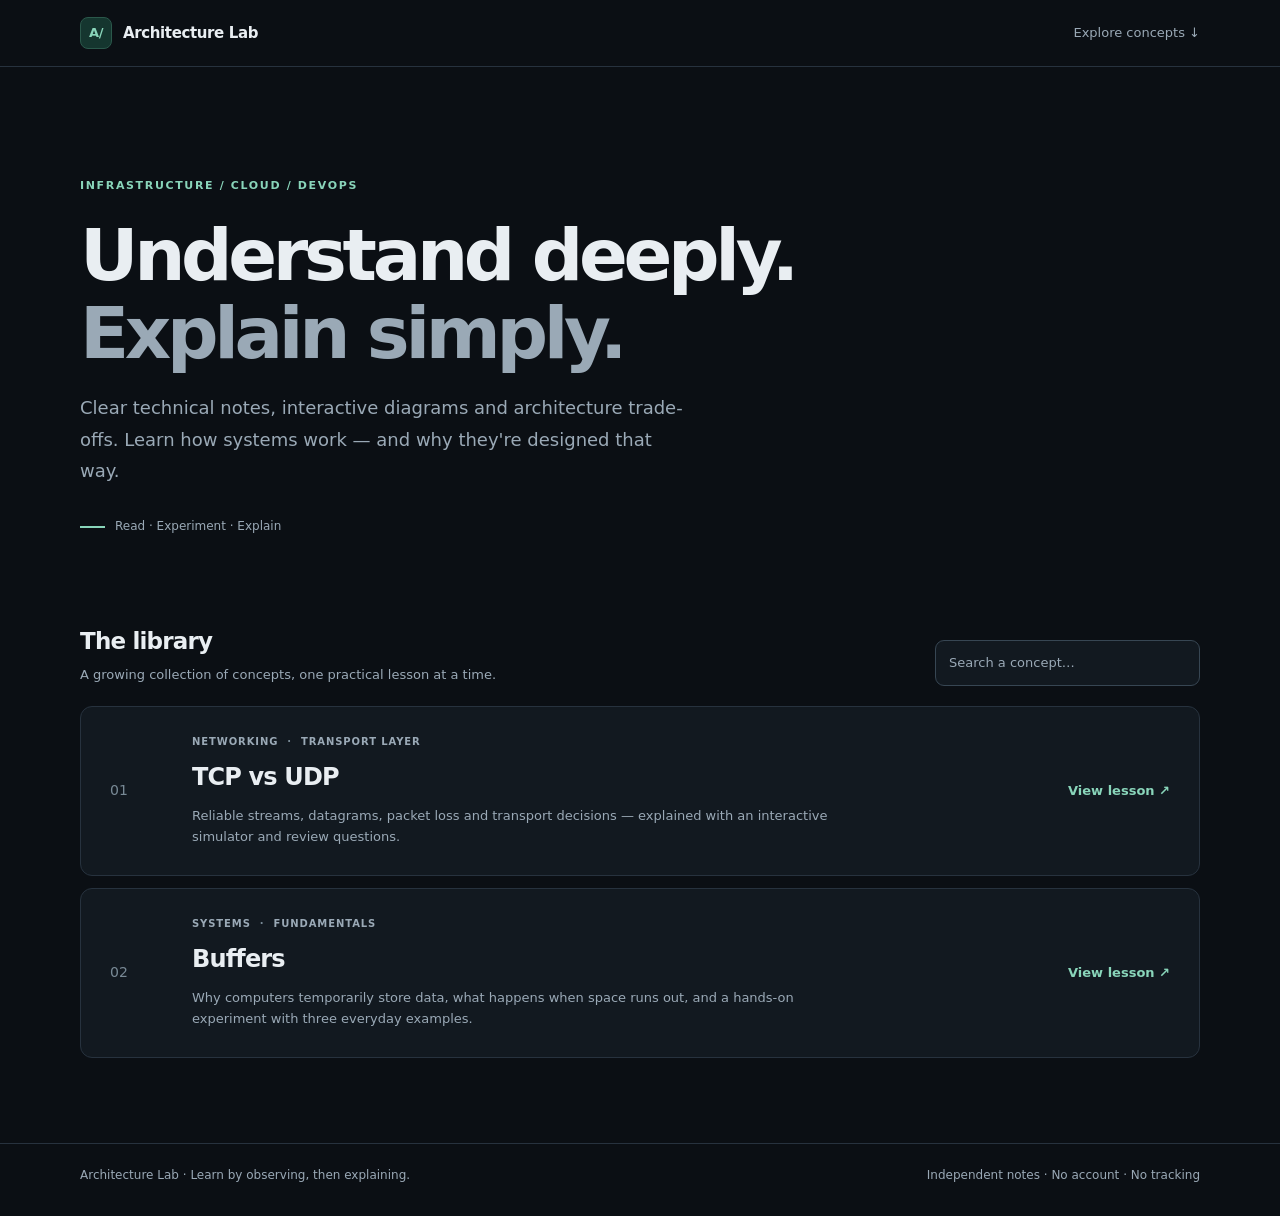
<file: site/index.html>
<!doctype html>
<html lang="en">
<head>
  <meta charset="utf-8">
  <meta name="viewport" content="width=device-width, initial-scale=1">
  <meta name="theme-color" content="#0b0f14">
  <meta name="description" content="Architecture Lab: calm, practical guides and interactive simulations for infrastructure, networking and cloud architecture.">
  <title>Architecture Lab — Learn by understanding</title>
  <link rel="stylesheet" href="./assets/base.css">
  <link rel="stylesheet" href="./assets/style.css">
</head>
<body>
  <header class="site-header">
    <nav class="container site-nav">
      <a class="brand" href="./" aria-label="Architecture Lab, homepage"><span class="brand-mark" aria-hidden="true">A/</span>Architecture Lab</a>
      <a class="toplink" href="#labs">Explore concepts ↓</a>
    </nav>
  </header>
  <main class="wrap">
    <section class="hero" aria-labelledby="page-title">
      <span class="eyebrow">Infrastructure / Cloud / DevOps</span>
      <h1 id="page-title">Understand deeply.<br><span>Explain simply.</span></h1>
      <p class="intro">Clear technical notes, interactive diagrams and architecture trade-offs. Learn how systems work — and why they're designed that way.</p>
      <div class="hero-rule">Read · Experiment · Explain</div>
    </section>
    <section id="labs" aria-labelledby="labs-title">
      <div class="section-head">
        <div><h2 id="labs-title">The library</h2><p>A growing collection of concepts, one practical lesson at a time.</p></div>
        <input class="search" type="search" id="search" aria-label="Search concepts" placeholder="Search a concept…">
      </div>
      <div class="cards" id="cards" aria-live="polite"></div>
      <noscript><p class="fine-print">JavaScript is required for the searchable catalog. <a href="./labs/tcp-vs-udp/">Open TCP vs UDP</a>.</p></noscript>
      <p class="empty" id="empty" role="status" hidden>No concepts match this search.</p>
    </section>
  </main>
  <footer class="page-footer"><div class="container footer-inner"><span>Architecture Lab · Learn by observing, then explaining.</span><span>Independent notes · No account · No tracking</span></div></footer>
  <script type="module" src="./assets/catalog.js"></script>
</body>
</html>
</file>
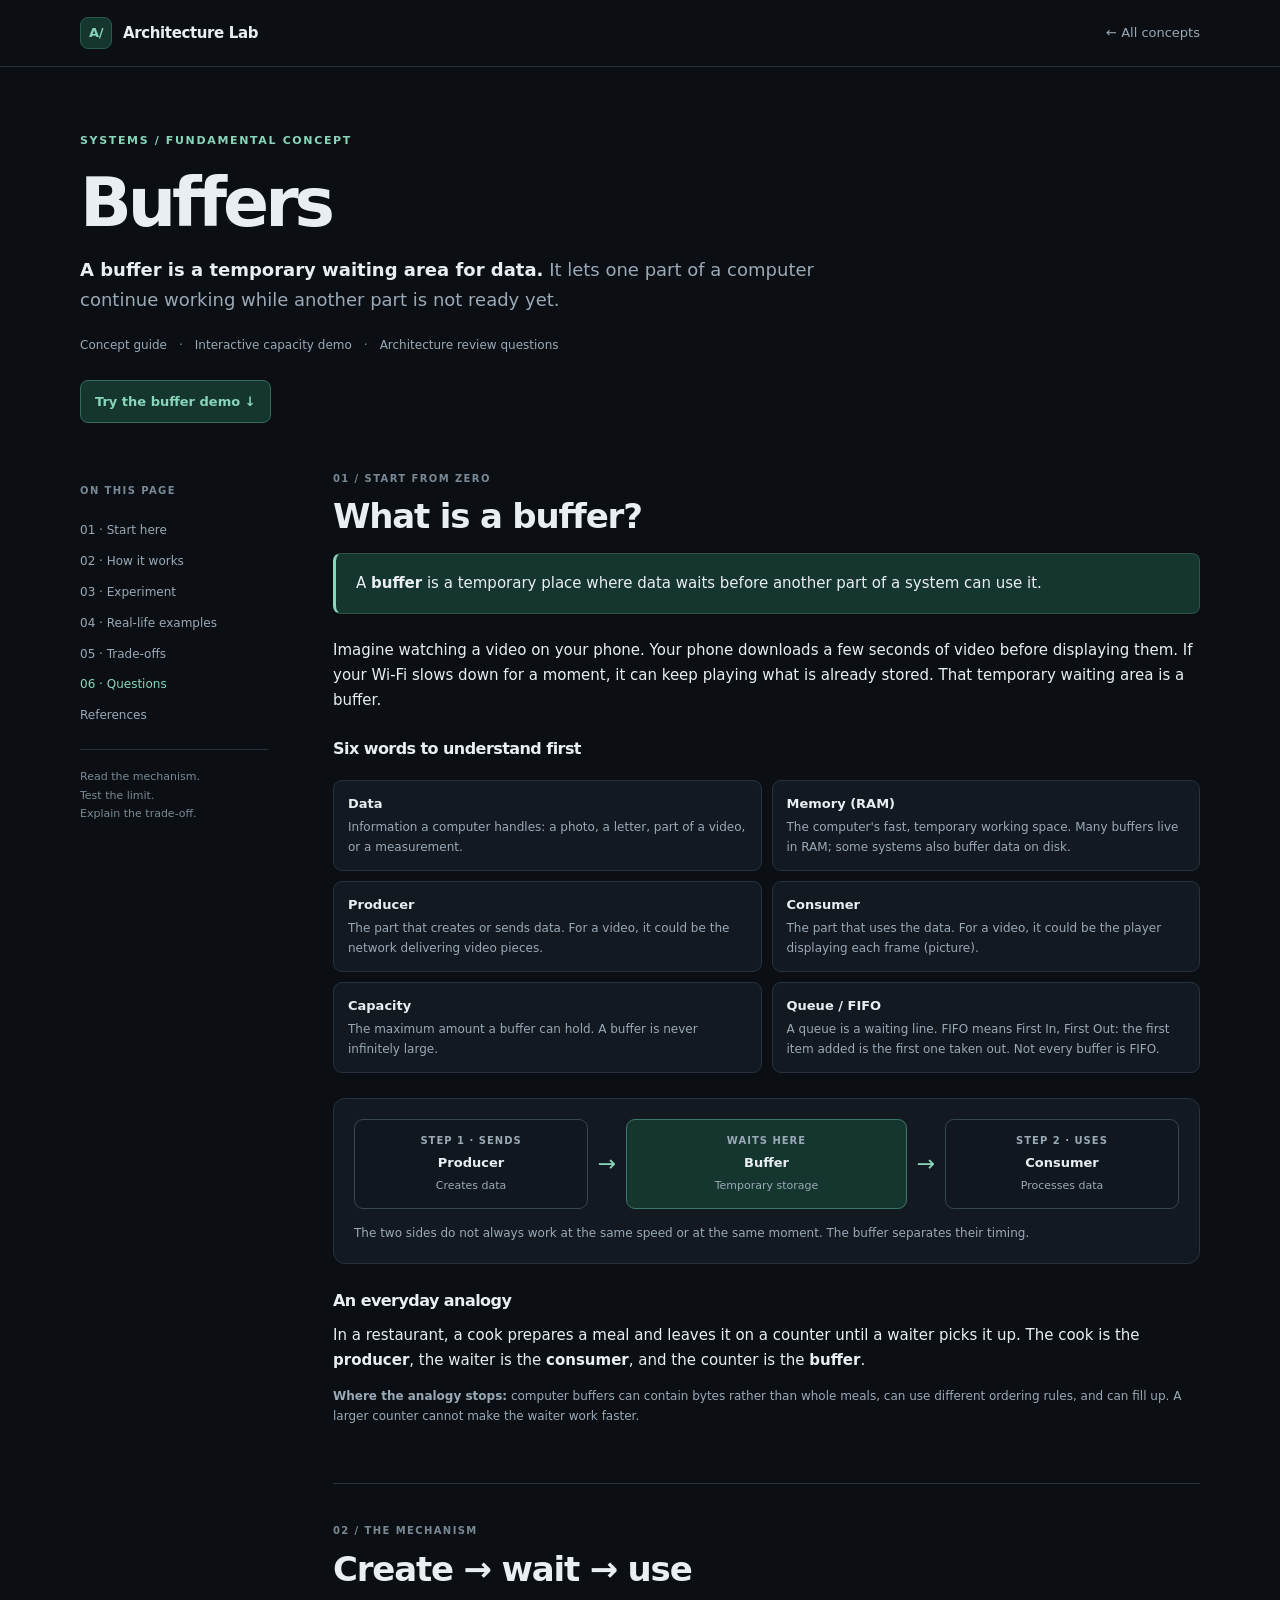
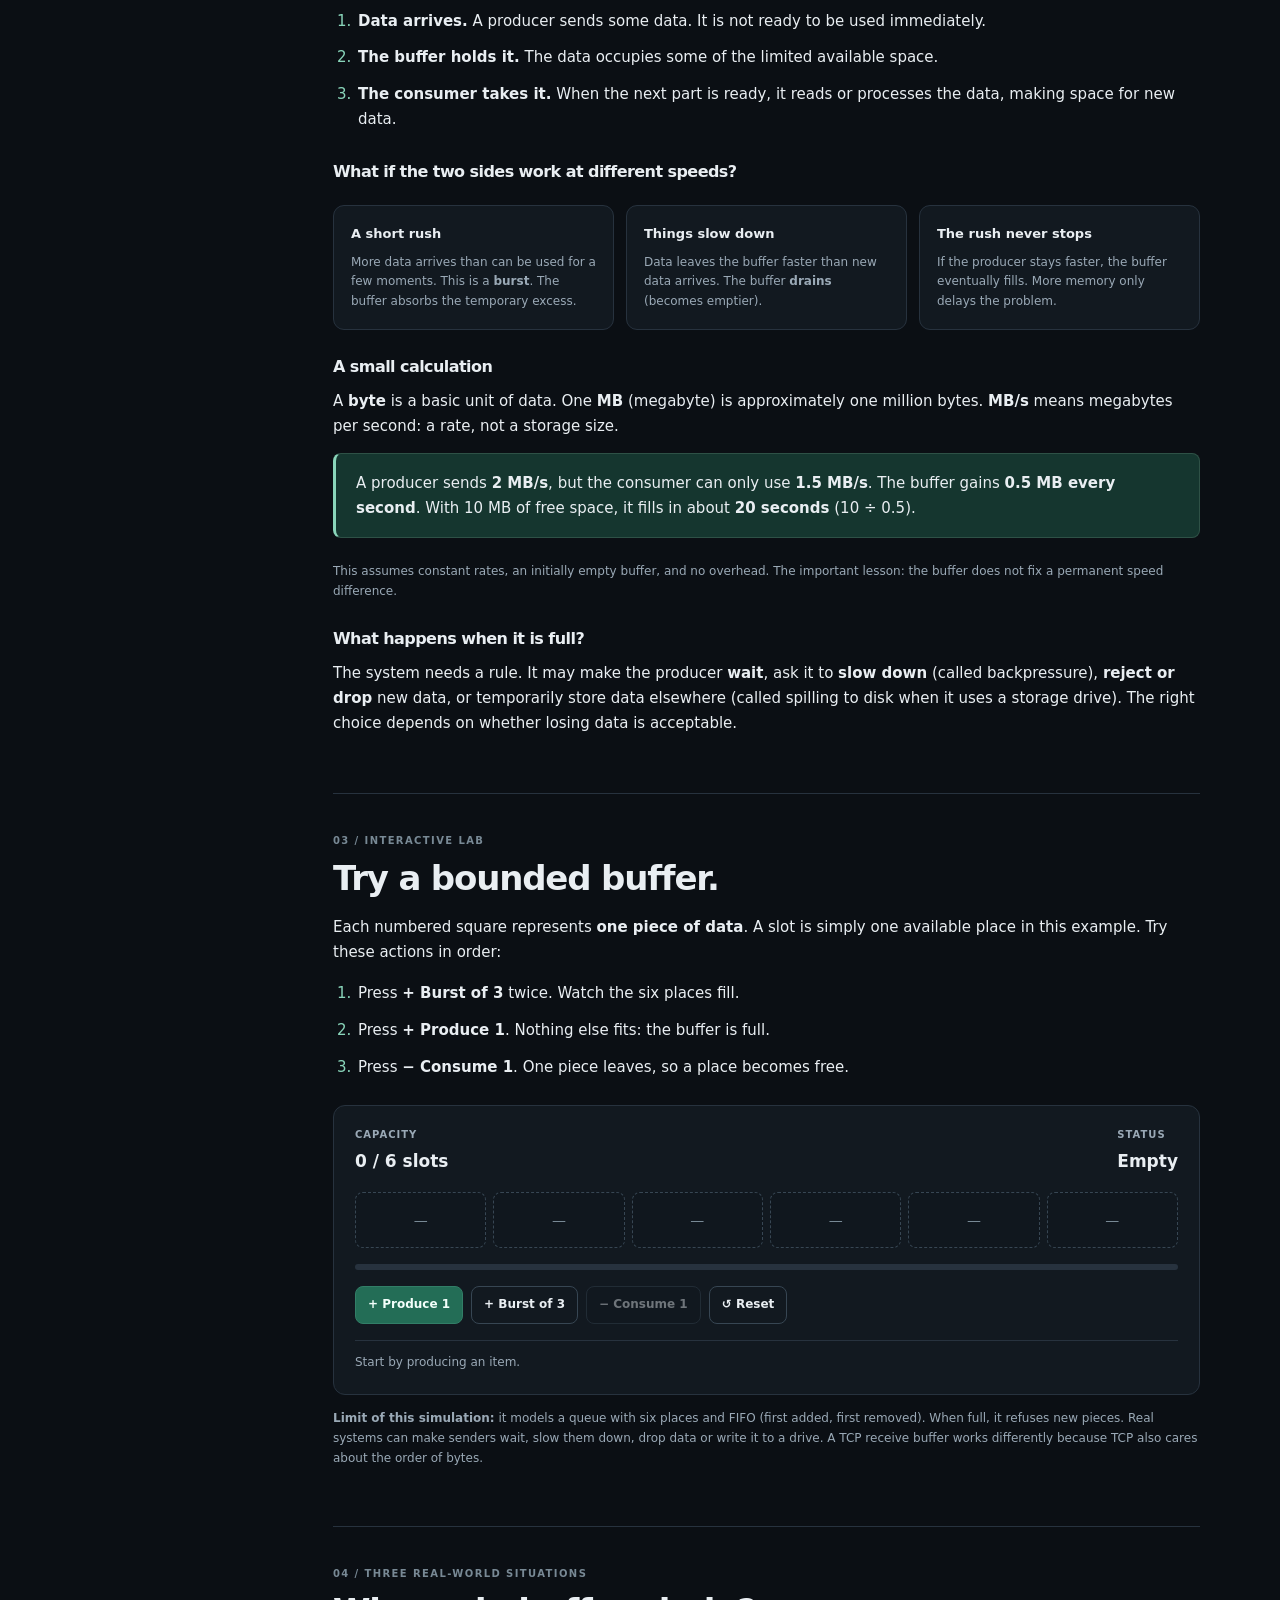
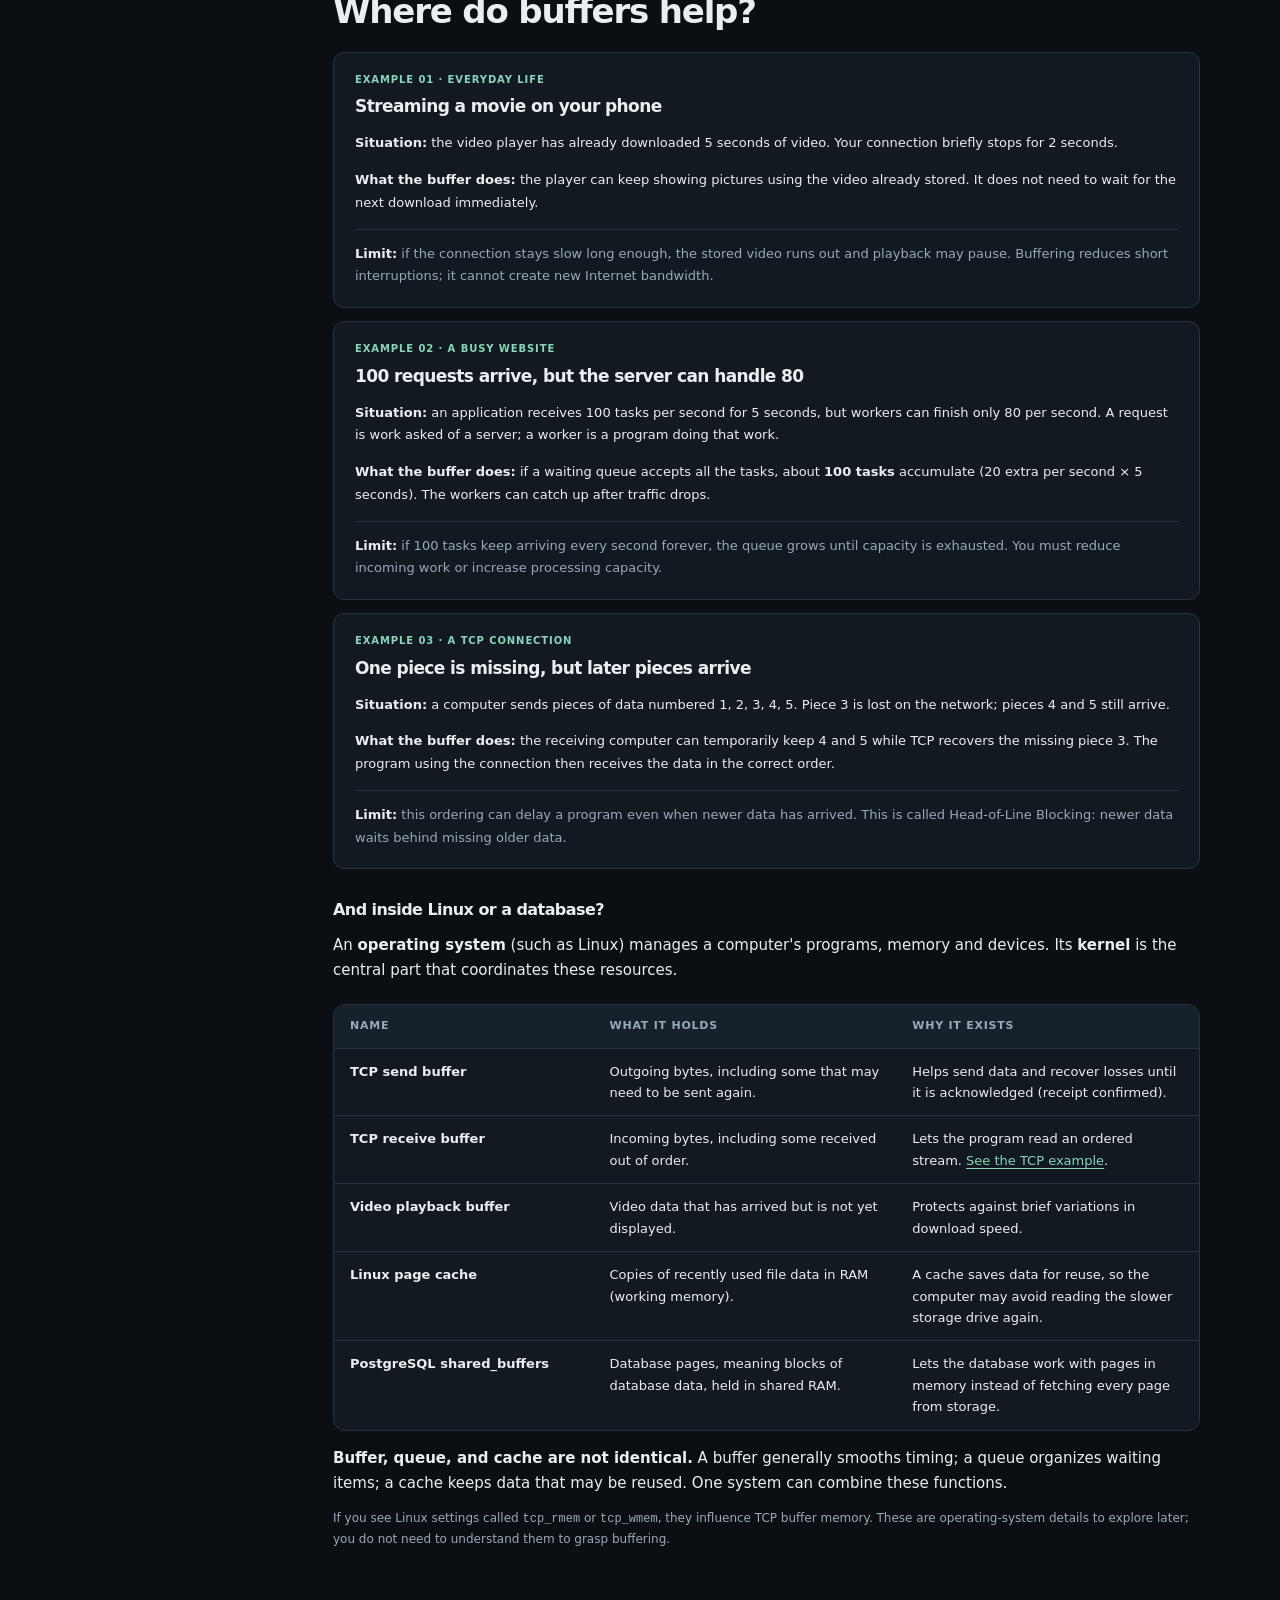
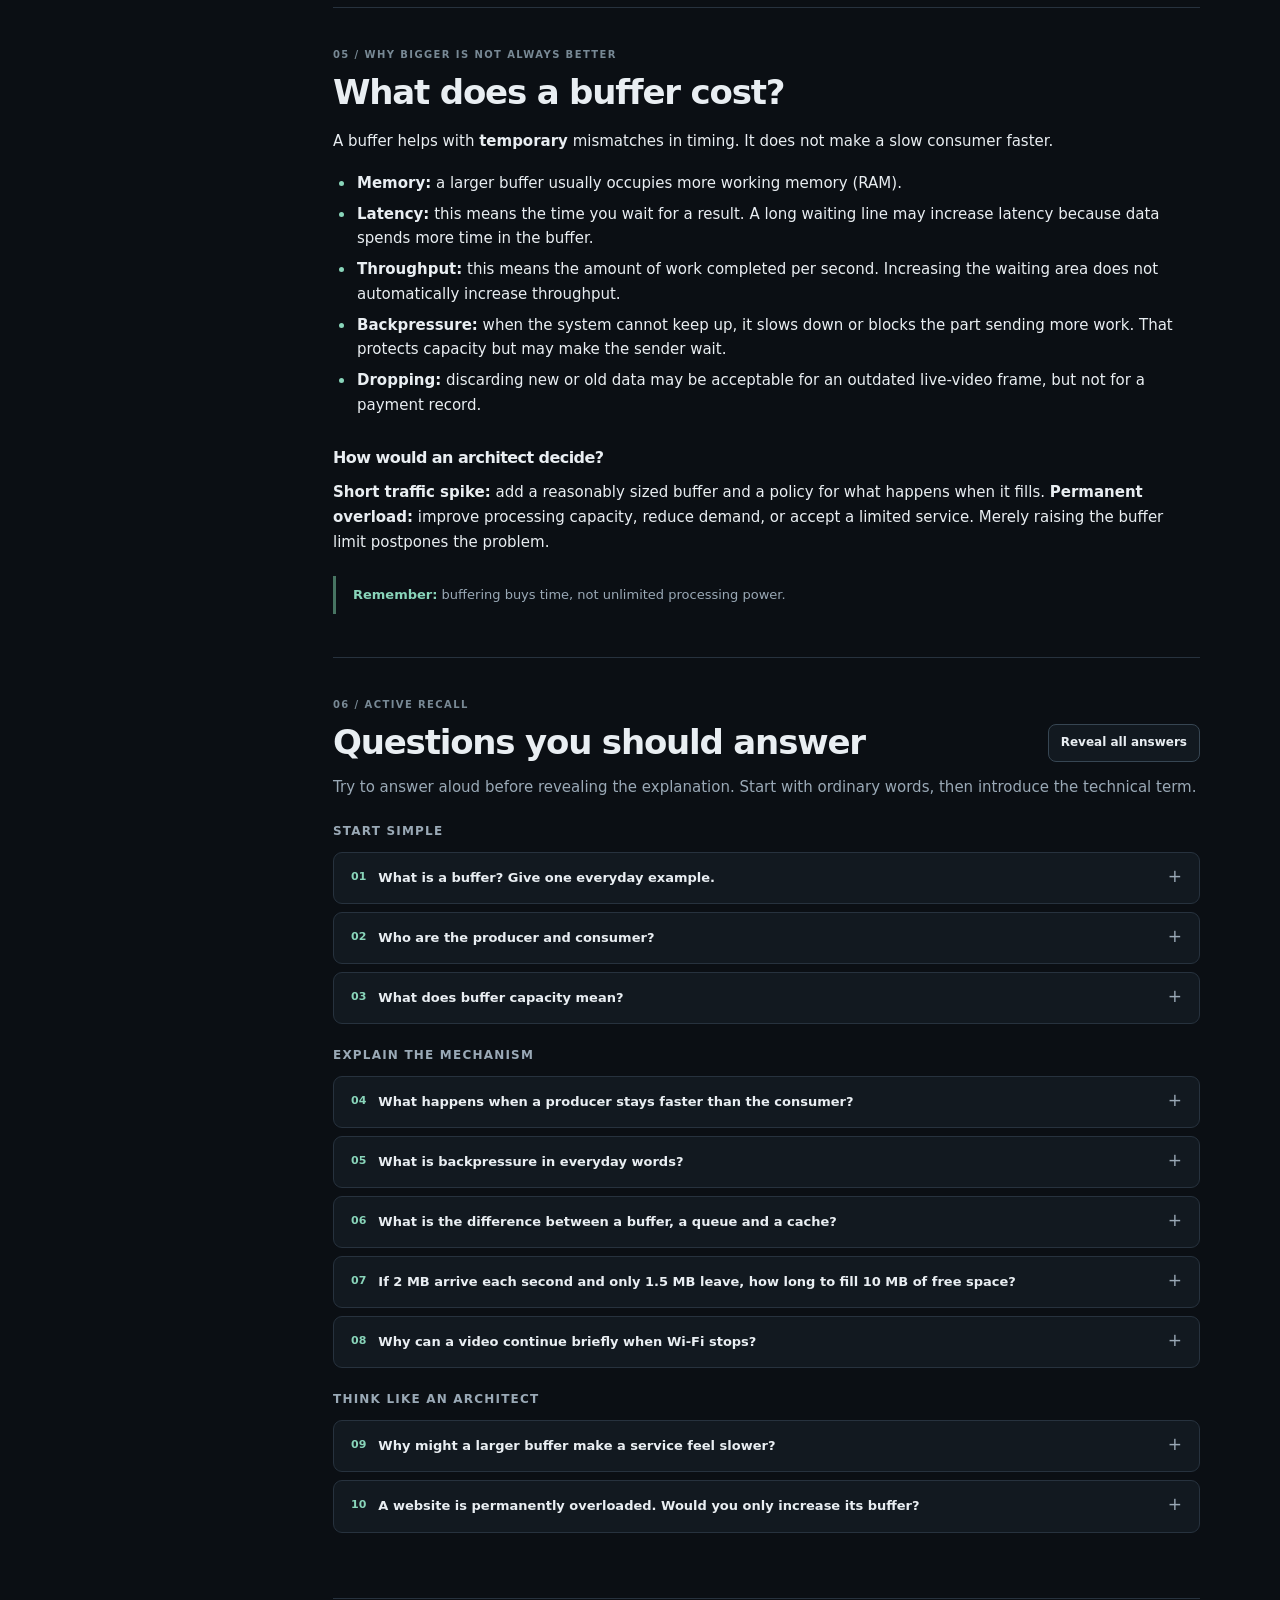
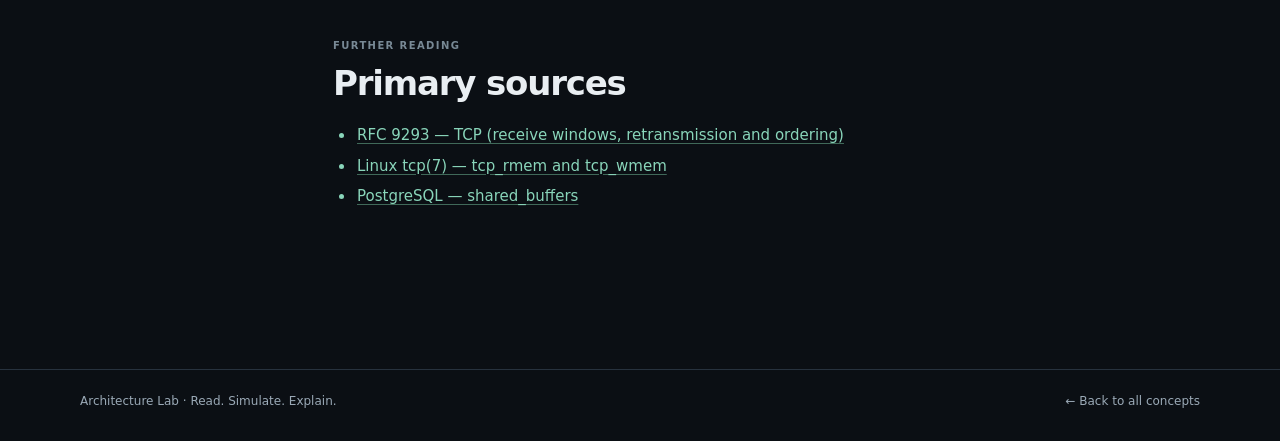
<file: site/labs/buffers/index.html>
<!doctype html>
<html lang="en">
<head>
  <meta charset="utf-8">
  <meta name="viewport" content="width=device-width, initial-scale=1">
  <meta name="theme-color" content="#0b0f14">
  <meta name="description" content="Learn what a buffer is, how temporary storage handles different data rates, and why capacity, latency, and backpressure matter.">
  <title>Buffers — Architecture Lab</title>
  <link rel="stylesheet" href="../../assets/base.css">
  <link rel="stylesheet" href="../../assets/lesson.css">
  <link rel="stylesheet" href="../../assets/diagrams.css">
</head>
<body>
<header class="site-header">
  <nav class="site-nav container" aria-label="Site navigation">
    <a class="brand" href="../../"><span class="brand-mark" aria-hidden="true">A/</span>Architecture Lab</a>
    <a class="back-link" href="../../">← All concepts</a>
  </nav>
</header>
<main class="container">
  <header class="hero">
    <div class="eyebrow">Systems / Fundamental concept</div>
    <h1>Buffers</h1>
    <p class="hero-lede"><strong>A buffer is a temporary waiting area for data.</strong> It lets one part of a computer continue working while another part is not ready yet.</p>
    <div class="hero-meta"><span>Concept guide</span><span>Interactive capacity demo</span><span>Architecture review questions</span></div>
    <a class="hero-cta" href="#experiment">Try the buffer demo ↓</a>
  </header>
  <div class="lesson-layout">
    <nav class="toc" aria-label="On this page">
      <div class="toc-label">On this page</div>
      <a href="#definition">01 · Start here</a>
      <a href="#mechanism">02 · How it works</a>
      <a href="#experiment">03 · Experiment</a>
      <a href="#examples">04 · Real-life examples</a>
      <a href="#tradeoffs">05 · Trade-offs</a>
      <a href="#questions">06 · Questions</a>
      <a href="#references">References</a>
      <div class="toc-rule"></div>
      <div class="toc-hint">Read the mechanism.<br>Test the limit.<br>Explain the trade-off.</div>
    </nav>
    <article class="article">
      <section class="section" id="definition" aria-labelledby="definition-title">
        <div class="section-number">01 / Start from zero</div>
        <h2 id="definition-title">What is a buffer?</h2>
        <div class="callout"><p>A <strong>buffer</strong> is a temporary place where data waits before another part of a system can use it.</p></div>
        <p>Imagine watching a video on your phone. Your phone downloads a few seconds of video <em>before</em> displaying them. If your Wi-Fi slows down for a moment, it can keep playing what is already stored. That temporary waiting area is a buffer.</p>
        <h3>Six words to understand first</h3>
        <dl class="term-list">
          <div><dt>Data</dt><dd>Information a computer handles: a photo, a letter, part of a video, or a measurement.</dd></div>
          <div><dt>Memory (RAM)</dt><dd>The computer's fast, temporary working space. Many buffers live in RAM; some systems also buffer data on disk.</dd></div>
          <div><dt>Producer</dt><dd>The part that creates or sends data. For a video, it could be the network delivering video pieces.</dd></div>
          <div><dt>Consumer</dt><dd>The part that uses the data. For a video, it could be the player displaying each frame (picture).</dd></div>
          <div><dt>Capacity</dt><dd>The maximum amount a buffer can hold. A buffer is never infinitely large.</dd></div>
          <div><dt>Queue / FIFO</dt><dd>A <em>queue</em> is a waiting line. <em>FIFO</em> means First In, First Out: the first item added is the first one taken out. Not every buffer is FIFO.</dd></div>
        </dl>
        <figure class="system-figure">
          <div class="flow-track" role="img" aria-label="Data moves from the producer (sender) to a temporary buffer and then to the consumer (receiver).">
            <div class="flow-node"><span class="flow-kicker">Step 1 · Sends</span><strong>Producer</strong><small>Creates data</small></div>
            <span class="flow-arrow" aria-hidden="true">→</span>
            <div class="flow-node flow-node-emphasis"><span class="flow-kicker">Waits here</span><strong>Buffer</strong><small>Temporary storage</small></div>
            <span class="flow-arrow" aria-hidden="true">→</span>
            <div class="flow-node"><span class="flow-kicker">Step 2 · Uses</span><strong>Consumer</strong><small>Processes data</small></div>
          </div>
          <figcaption>The two sides do not always work at the same speed or at the same moment. The buffer separates their timing.</figcaption>
        </figure>
        <h3>An everyday analogy</h3>
        <p>In a restaurant, a cook prepares a meal and leaves it on a counter until a waiter picks it up. The cook is the <strong>producer</strong>, the waiter is the <strong>consumer</strong>, and the counter is the <strong>buffer</strong>.</p>
        <p class="fine-print"><strong>Where the analogy stops:</strong> computer buffers can contain bytes rather than whole meals, can use different ordering rules, and can fill up. A larger counter cannot make the waiter work faster.</p>
      </section>
      <section class="section" id="mechanism" aria-labelledby="mechanism-title">
        <div class="section-number">02 / The mechanism</div>
        <h2 id="mechanism-title">Create → wait → use</h2>
        <ol class="explain-steps">
          <li><strong>Data arrives.</strong> A producer sends some data. It is not ready to be used immediately.</li>
          <li><strong>The buffer holds it.</strong> The data occupies some of the limited available space.</li>
          <li><strong>The consumer takes it.</strong> When the next part is ready, it reads or processes the data, making space for new data.</li>
        </ol>
        <h3>What if the two sides work at different speeds?</h3>
        <div class="decision-list">
          <div class="decision"><b>A short rush</b><p>More data arrives than can be used for a few moments. This is a <strong>burst</strong>. The buffer absorbs the temporary excess.</p></div>
          <div class="decision"><b>Things slow down</b><p>Data leaves the buffer faster than new data arrives. The buffer <strong>drains</strong> (becomes emptier).</p></div>
          <div class="decision"><b>The rush never stops</b><p>If the producer stays faster, the buffer eventually fills. More memory only delays the problem.</p></div>
        </div>
        <h3>A small calculation</h3>
        <p>A <strong>byte</strong> is a basic unit of data. One <strong>MB</strong> (megabyte) is approximately one million bytes. <strong>MB/s</strong> means megabytes per second: a rate, not a storage size.</p>
        <div class="callout"><p>A producer sends <strong>2 MB/s</strong>, but the consumer can only use <strong>1.5 MB/s</strong>. The buffer gains <strong>0.5 MB every second</strong>. With 10 MB of free space, it fills in about <strong>20 seconds</strong> (10 ÷ 0.5).</p></div>
        <p class="fine-print">This assumes constant rates, an initially empty buffer, and no overhead. The important lesson: the buffer does not fix a permanent speed difference.</p>
        <h3>What happens when it is full?</h3>
        <p>The system needs a rule. It may make the producer <strong>wait</strong>, ask it to <strong>slow down</strong> (called <em>backpressure</em>), <strong>reject or drop</strong> new data, or temporarily store data elsewhere (called <em>spilling to disk</em> when it uses a storage drive). The right choice depends on whether losing data is acceptable.</p>
      </section>
      <section class="section" id="experiment" aria-labelledby="experiment-title">
        <div class="section-number">03 / Interactive lab</div>
        <h2 id="experiment-title">Try a bounded buffer.</h2>
        <p>Each numbered square represents <strong>one piece of data</strong>. A <em>slot</em> is simply one available place in this example. Try these actions in order:</p><ol class="explain-steps"><li>Press <strong>+ Burst of 3</strong> twice. Watch the six places fill.</li><li>Press <strong>+ Produce 1</strong>. Nothing else fits: the buffer is full.</li><li>Press <strong>− Consume 1</strong>. One piece leaves, so a place becomes free.</li></ol>
        <div class="buffer-demo" id="buffer-demo" aria-label="Interactive six-slot buffer demonstration">
          <div class="buffer-demo-head">
            <div><span class="diagram-kicker">CAPACITY</span><strong id="buffer-count" aria-live="polite">0 / 6 slots</strong></div>
            <div><span class="diagram-kicker">STATUS</span><strong id="buffer-state" aria-live="polite">Empty</strong></div>
          </div>
          <div class="buffer-slot-grid" id="buffer-slots" aria-label="Six buffer slots">
            <span class="buffer-slot" aria-label="Empty slot">—</span><span class="buffer-slot" aria-label="Empty slot">—</span><span class="buffer-slot" aria-label="Empty slot">—</span><span class="buffer-slot" aria-label="Empty slot">—</span><span class="buffer-slot" aria-label="Empty slot">—</span><span class="buffer-slot" aria-label="Empty slot">—</span>
          </div>
          <div class="buffer-meter" role="progressbar" aria-label="Buffer occupancy" aria-valuemin="0" aria-valuemax="6" aria-valuenow="0" id="buffer-meter"><div class="buffer-meter-fill" id="buffer-fill"></div></div>
          <div class="buffer-controls">
            <button class="btn btn-primary" id="produce-one" type="button">+ Produce 1</button>
            <button class="btn" id="produce-three" type="button">+ Burst of 3</button>
            <button class="btn" id="consume-one" type="button">− Consume 1</button>
            <button class="btn" id="reset-buffer" type="button">↺ Reset</button>
          </div>
          <p class="buffer-event" id="buffer-event" role="status" aria-live="polite">Start by producing an item.</p>
        </div>
        <p class="fine-print"><strong>Limit of this simulation:</strong> it models a queue with six places and FIFO (first added, first removed). When full, it refuses new pieces. Real systems can make senders wait, slow them down, drop data or write it to a drive. A TCP receive buffer works differently because TCP also cares about the order of bytes.</p>
      </section>
      <section class="section" id="examples" aria-labelledby="examples-title">
        <div class="section-number">04 / Three real-world situations</div>
        <h2 id="examples-title">Where do buffers help?</h2>
        <div class="real-examples">
          <article class="real-example" data-real-example>
            <div class="example-index">Example 01 · Everyday life</div>
            <h3>Streaming a movie on your phone</h3>
            <p><strong>Situation:</strong> the video player has already downloaded 5 seconds of video. Your connection briefly stops for 2 seconds.</p>
            <p><strong>What the buffer does:</strong> the player can keep showing pictures using the video already stored. It does not need to wait for the next download immediately.</p>
            <p class="example-limit"><strong>Limit:</strong> if the connection stays slow long enough, the stored video runs out and playback may pause. Buffering reduces short interruptions; it cannot create new Internet bandwidth.</p>
          </article>
          <article class="real-example" data-real-example>
            <div class="example-index">Example 02 · A busy website</div>
            <h3>100 requests arrive, but the server can handle 80</h3>
            <p><strong>Situation:</strong> an application receives 100 tasks per second for 5 seconds, but workers can finish only 80 per second. A <em>request</em> is work asked of a server; a <em>worker</em> is a program doing that work.</p>
            <p><strong>What the buffer does:</strong> if a waiting queue accepts all the tasks, about <strong>100 tasks</strong> accumulate (20 extra per second × 5 seconds). The workers can catch up after traffic drops.</p>
            <p class="example-limit"><strong>Limit:</strong> if 100 tasks keep arriving every second forever, the queue grows until capacity is exhausted. You must reduce incoming work or increase processing capacity.</p>
          </article>
          <article class="real-example" data-real-example>
            <div class="example-index">Example 03 · A TCP connection</div>
            <h3>One piece is missing, but later pieces arrive</h3>
            <p><strong>Situation:</strong> a computer sends pieces of data numbered 1, 2, 3, 4, 5. Piece 3 is lost on the network; pieces 4 and 5 still arrive.</p>
            <p><strong>What the buffer does:</strong> the receiving computer can temporarily keep 4 and 5 while TCP recovers the missing piece 3. The program using the connection then receives the data in the correct order.</p>
            <p class="example-limit"><strong>Limit:</strong> this ordering can delay a program even when newer data has arrived. This is called <em>Head-of-Line Blocking</em>: newer data waits behind missing older data.</p>
          </article>
        </div>
        <h3>And inside Linux or a database?</h3>
        <p>An <strong>operating system</strong> (such as Linux) manages a computer's programs, memory and devices. Its <strong>kernel</strong> is the central part that coordinates these resources.</p>
        <div class="table-scroller"><table class="compare">
          <thead><tr><th scope="col">Name</th><th scope="col">What it holds</th><th scope="col">Why it exists</th></tr></thead>
          <tbody>
            <tr><td>TCP send buffer</td><td>Outgoing bytes, including some that may need to be sent again.</td><td>Helps send data and recover losses until it is acknowledged (receipt confirmed).</td></tr>
            <tr><td>TCP receive buffer</td><td>Incoming bytes, including some received out of order.</td><td>Lets the program read an ordered stream. <a class="inline-link" href="../tcp-vs-udp/#buffers">See the TCP example</a>.</td></tr>
            <tr><td>Video playback buffer</td><td>Video data that has arrived but is not yet displayed.</td><td>Protects against brief variations in download speed.</td></tr>
            <tr><td>Linux page cache</td><td>Copies of recently used file data in RAM (working memory).</td><td>A <em>cache</em> saves data for reuse, so the computer may avoid reading the slower storage drive again.</td></tr>
            <tr><td>PostgreSQL shared_buffers</td><td>Database <em>pages</em>, meaning blocks of database data, held in shared RAM.</td><td>Lets the database work with pages in memory instead of fetching every page from storage.</td></tr>
          </tbody>
        </table></div>
        <p><strong>Buffer, queue, and cache are not identical.</strong> A <em>buffer</em> generally smooths timing; a <em>queue</em> organizes waiting items; a <em>cache</em> keeps data that may be reused. One system can combine these functions.</p>
        <p class="fine-print">If you see Linux settings called <code>tcp_rmem</code> or <code>tcp_wmem</code>, they influence TCP buffer memory. These are operating-system details to explore later; you do not need to understand them to grasp buffering.</p>
      </section>
      <section class="section" id="tradeoffs" aria-labelledby="tradeoffs-title">
        <div class="section-number">05 / Why bigger is not always better</div>
        <h2 id="tradeoffs-title">What does a buffer cost?</h2>
        <p>A buffer helps with <strong>temporary</strong> mismatches in timing. It does not make a slow consumer faster.</p>
        <ul>
          <li><strong>Memory:</strong> a larger buffer usually occupies more working memory (RAM).</li>
          <li><strong>Latency:</strong> this means the time you wait for a result. A long waiting line may increase latency because data spends more time in the buffer.</li>
          <li><strong>Throughput:</strong> this means the amount of work completed per second. Increasing the waiting area does not automatically increase throughput.</li>
          <li><strong>Backpressure:</strong> when the system cannot keep up, it slows down or blocks the part sending more work. That protects capacity but may make the sender wait.</li>
          <li><strong>Dropping:</strong> discarding new or old data may be acceptable for an outdated live-video frame, but not for a payment record.</li>
        </ul>
        <h3>How would an architect decide?</h3>
        <p><strong>Short traffic spike:</strong> add a reasonably sized buffer and a policy for what happens when it fills. <strong>Permanent overload:</strong> improve processing capacity, reduce demand, or accept a limited service. Merely raising the buffer limit postpones the problem.</p>
        <div class="key"><strong>Remember:</strong> buffering buys time, not unlimited processing power.</div>
      </section>
      <section class="section" id="questions" aria-labelledby="questions-title">
        <div class="section-number">06 / Active recall</div>
        <div class="qa-heading"><h2 id="questions-title">Questions you should answer</h2><button class="small-button" id="answers-toggle" type="button" aria-expanded="false">Reveal all answers</button></div>
        <p class="muted">Try to answer aloud before revealing the explanation. Start with ordinary words, then introduce the technical term.</p>
        <div class="qa-group"><h3>Start simple</h3>
          <details class="qa"><summary><span class="q-index">01</span>What is a buffer? Give one everyday example.</summary><p class="answer">It is temporary storage where data waits. A video player may download several seconds of video in advance so playback can continue during a short network slowdown.</p></details>
          <details class="qa"><summary><span class="q-index">02</span>Who are the producer and consumer?</summary><p class="answer">The producer creates or sends data. The consumer reads or uses it. For streaming, the network supplies video and the player displays it.</p></details>
          <details class="qa"><summary><span class="q-index">03</span>What does buffer capacity mean?</summary><p class="answer">Capacity is the maximum amount of data the buffer can hold. When all its space is occupied, it cannot accept more without another action.</p></details>
        </div>
        <div class="qa-group"><h3>Explain the mechanism</h3>
          <details class="qa"><summary><span class="q-index">04</span>What happens when a producer stays faster than the consumer?</summary><p class="answer">Data accumulates until the buffer fills. A bigger buffer delays this outcome but does not fix the permanent difference in processing speed.</p></details>
          <details class="qa"><summary><span class="q-index">05</span>What is backpressure in everyday words?</summary><p class="answer">The system tells the sender to slow down or makes it wait because there is not enough space for more data.</p></details>
          <details class="qa"><summary><span class="q-index">06</span>What is the difference between a buffer, a queue and a cache?</summary><p class="answer">A buffer temporarily holds data between steps. A queue is an organized waiting line, often first-in-first-out. A cache keeps reusable data so it can be accessed faster. One system may do more than one of these jobs.</p></details>
          <details class="qa"><summary><span class="q-index">07</span>If 2 MB arrive each second and only 1.5 MB leave, how long to fill 10 MB of free space?</summary><p class="answer">0.5 MB accumulate each second. 10 MB ÷ 0.5 MB/s = approximately 20 seconds, assuming steady rates.</p></details>
          <details class="qa"><summary><span class="q-index">08</span>Why can a video continue briefly when Wi-Fi stops?</summary><p class="answer">It can play video data that was downloaded earlier and is waiting in a buffer. When the buffer runs out, playback may stop.</p></details>
        </div>
        <div class="qa-group"><h3>Think like an architect</h3>
          <details class="qa"><summary><span class="q-index">09</span>Why might a larger buffer make a service feel slower?</summary><p class="answer">It allows more work to wait. Each request can spend longer in line before the application processes it, increasing latency (waiting time).</p></details>
          <details class="qa"><summary><span class="q-index">10</span>A website is permanently overloaded. Would you only increase its buffer?</summary><p class="answer">No. A buffer can absorb a short spike, but permanent overload requires more processing capacity, less incoming work, or a policy to reject some requests.</p></details>
        </div>
      </section>
      <section class="section" id="references" aria-labelledby="references-title">
        <div class="section-number">Further reading</div><h2 id="references-title">Primary sources</h2>
        <ul class="reference-links">
          <li><a href="https://www.rfc-editor.org/rfc/rfc9293.html" target="_blank" rel="noopener noreferrer">RFC 9293 — TCP (receive windows, retransmission and ordering)</a></li>
          <li><a href="https://man7.org/linux/man-pages/man7/tcp.7.html" target="_blank" rel="noopener noreferrer">Linux tcp(7) — tcp_rmem and tcp_wmem</a></li>
          <li><a href="https://www.postgresql.org/docs/current/runtime-config-resource.html" target="_blank" rel="noopener noreferrer">PostgreSQL — shared_buffers</a></li>
        </ul>
      </section>
    </article>
  </div>
</main>
<footer class="page-footer"><div class="container footer-inner"><span>Architecture Lab · Read. Simulate. Explain.</span><a href="../../">← Back to all concepts</a></div></footer>
<script type="module" src="../../assets/learning.js"></script>
<script type="module" src="./demo.js"></script>
</body>
</html>
</file>
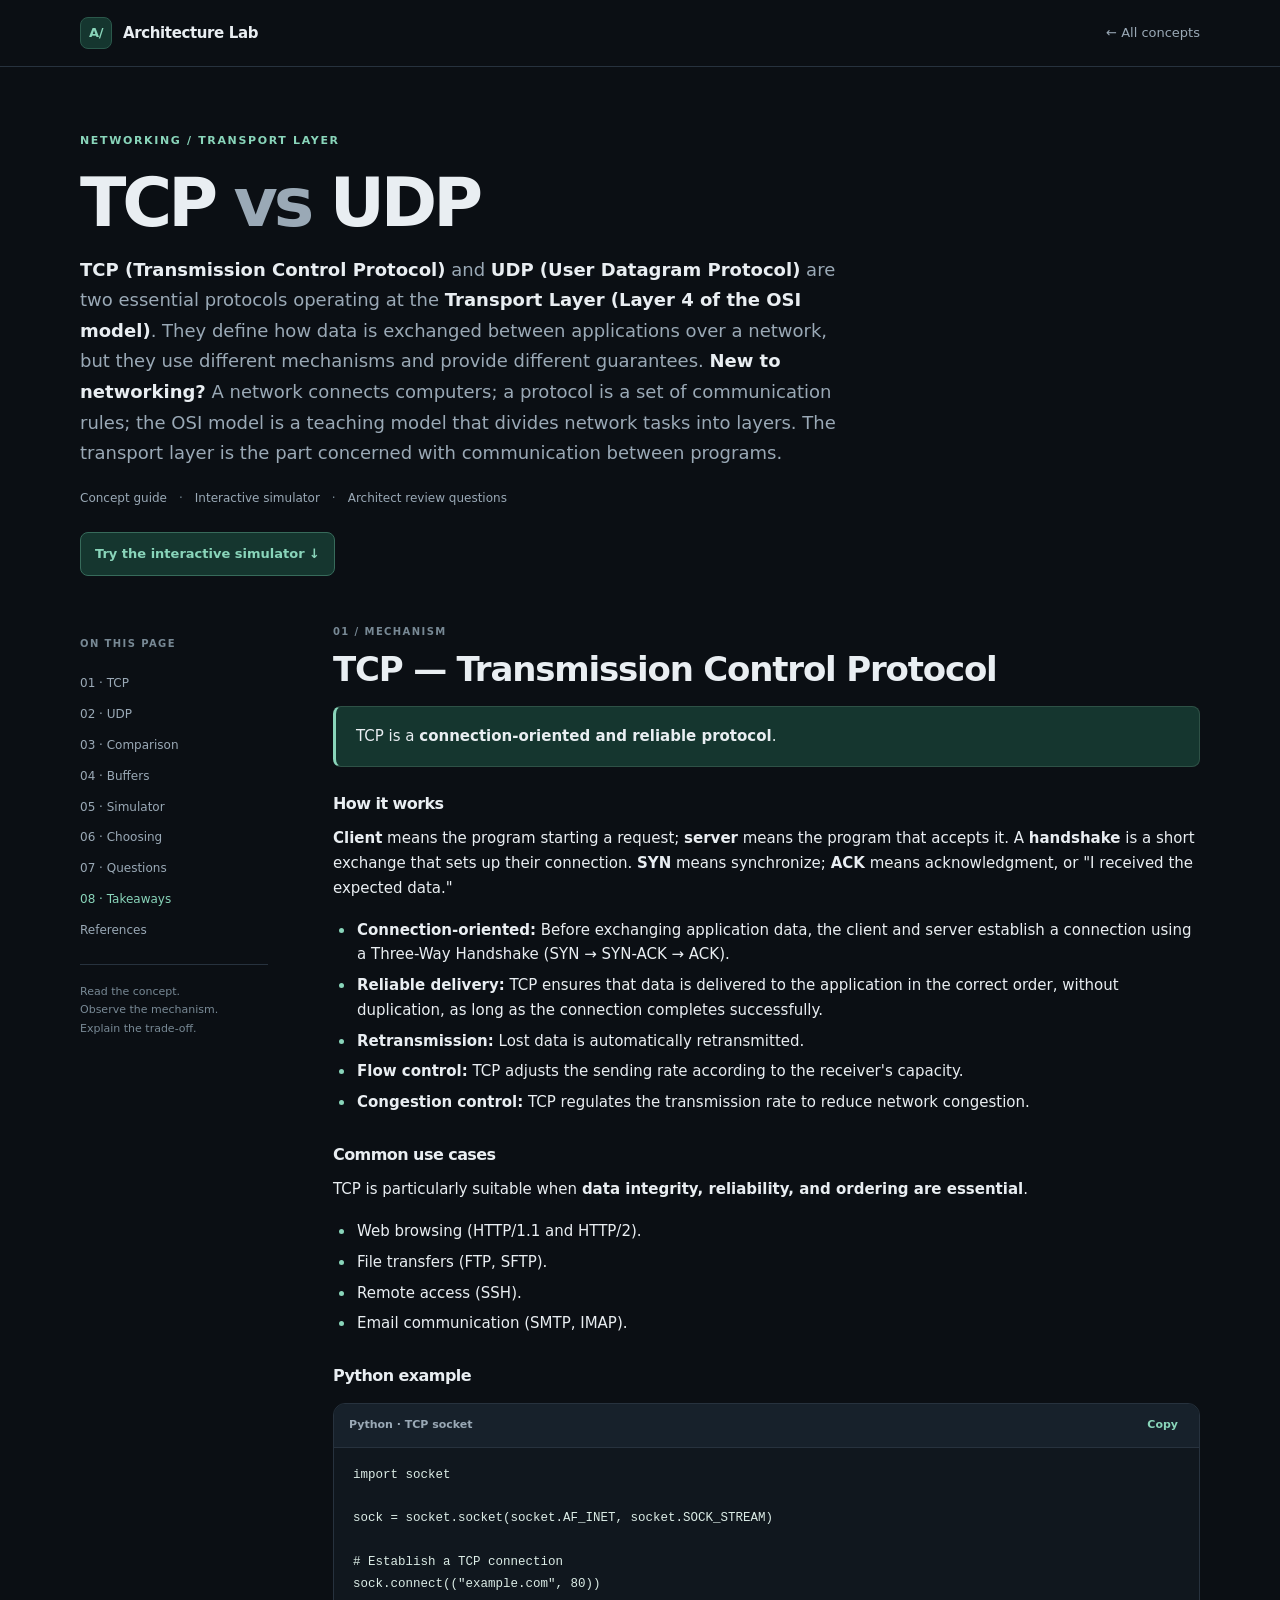
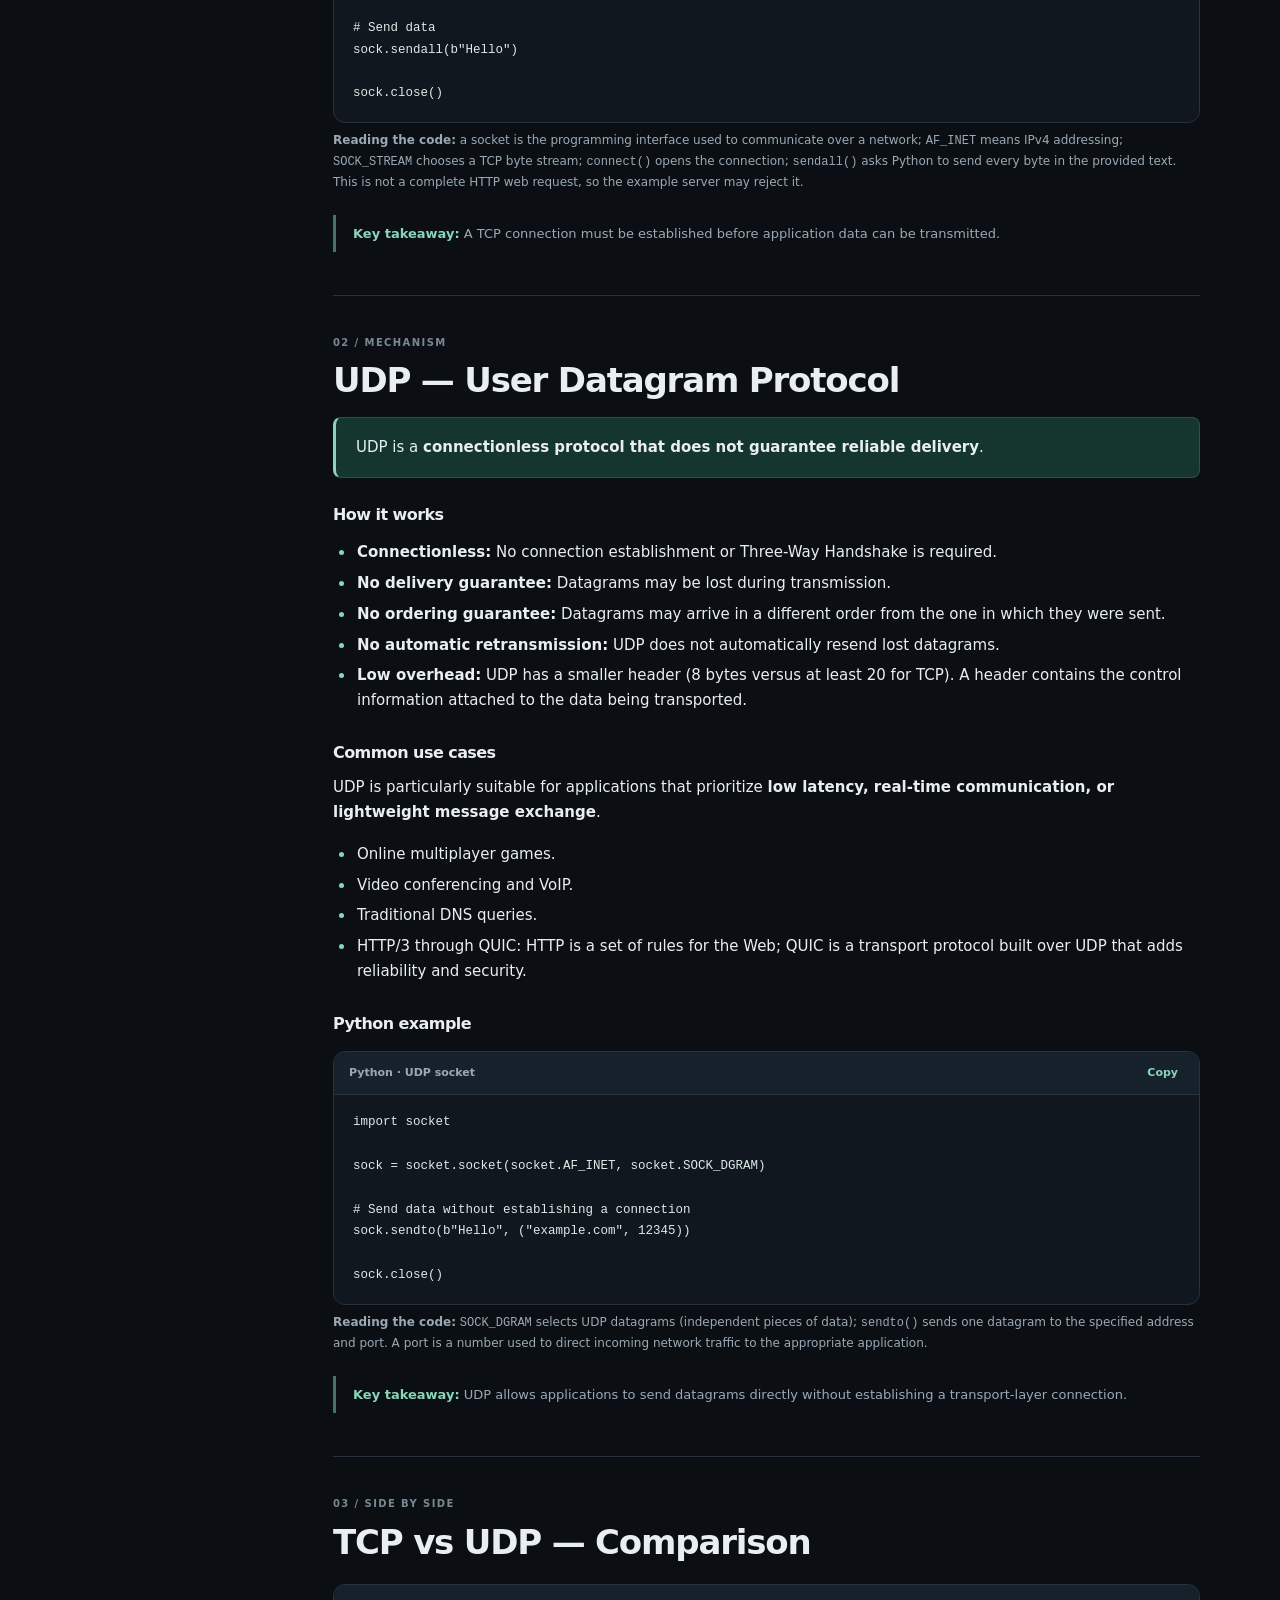
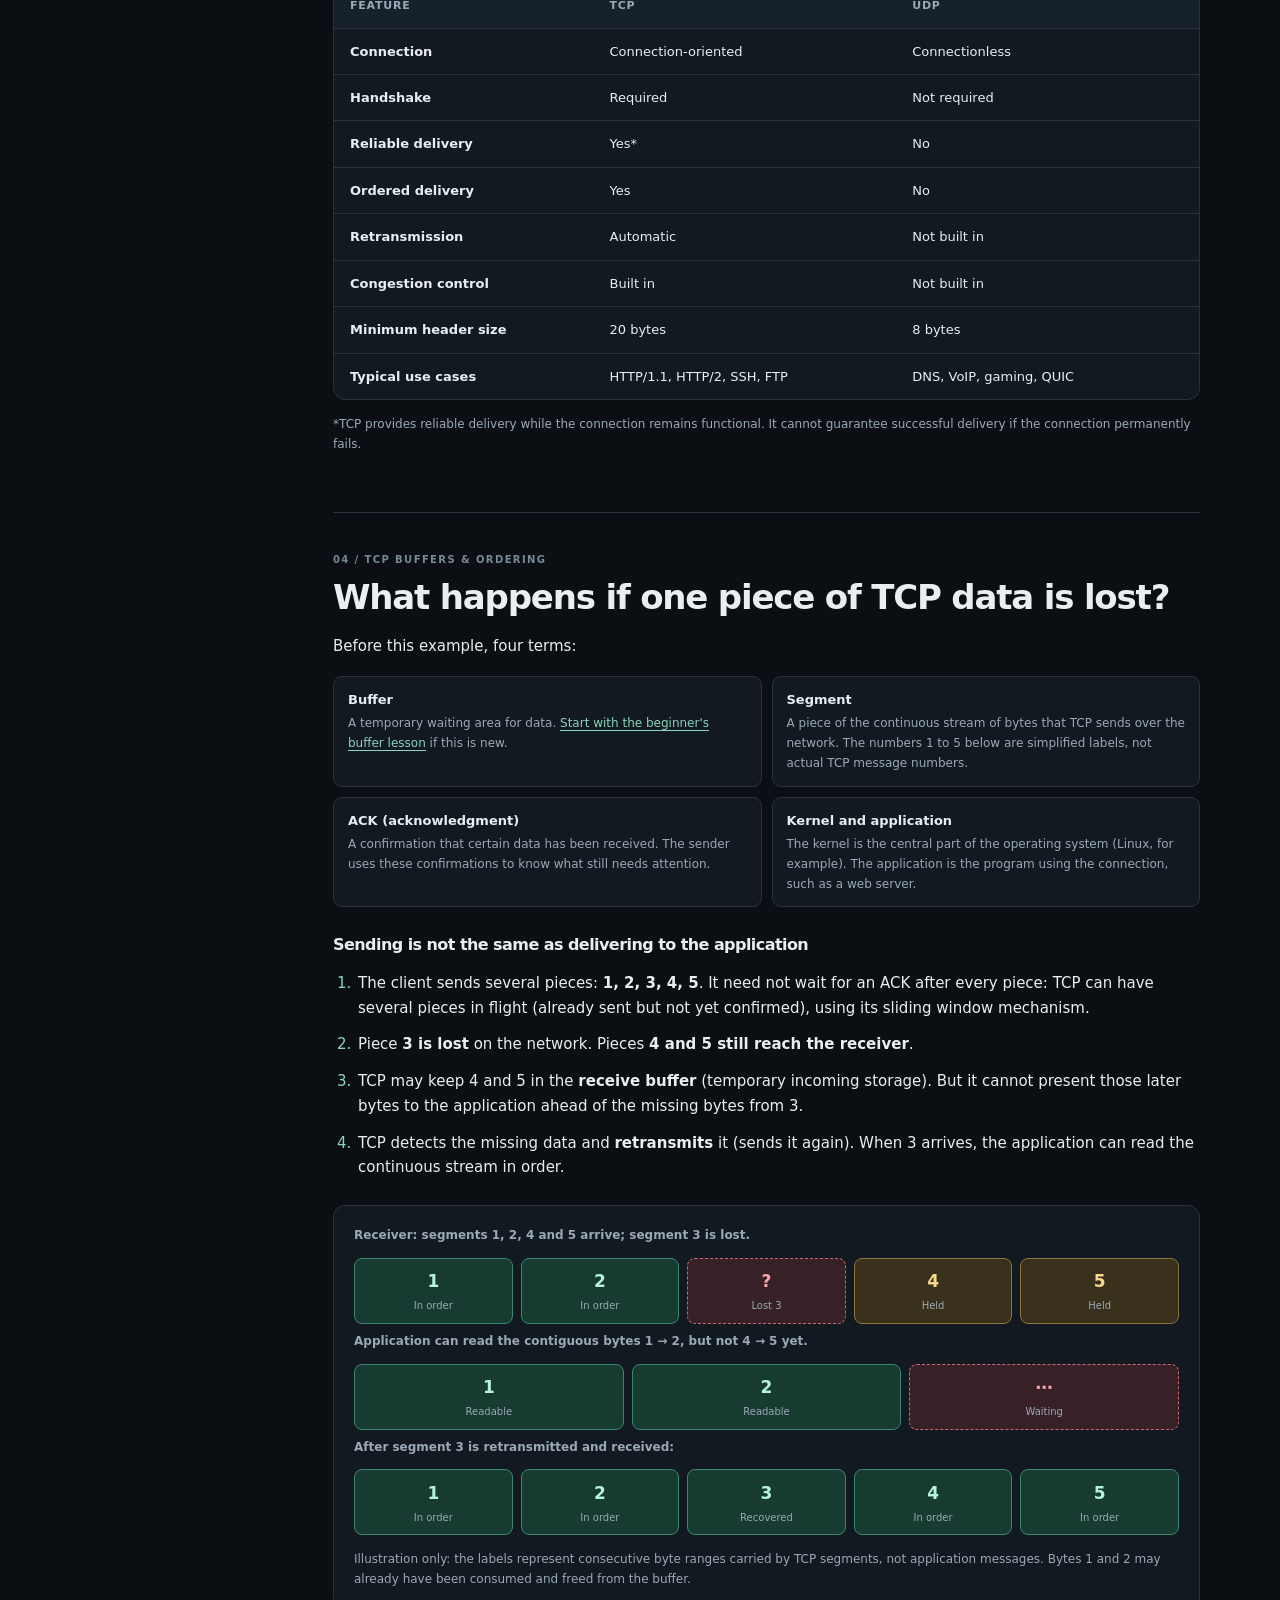
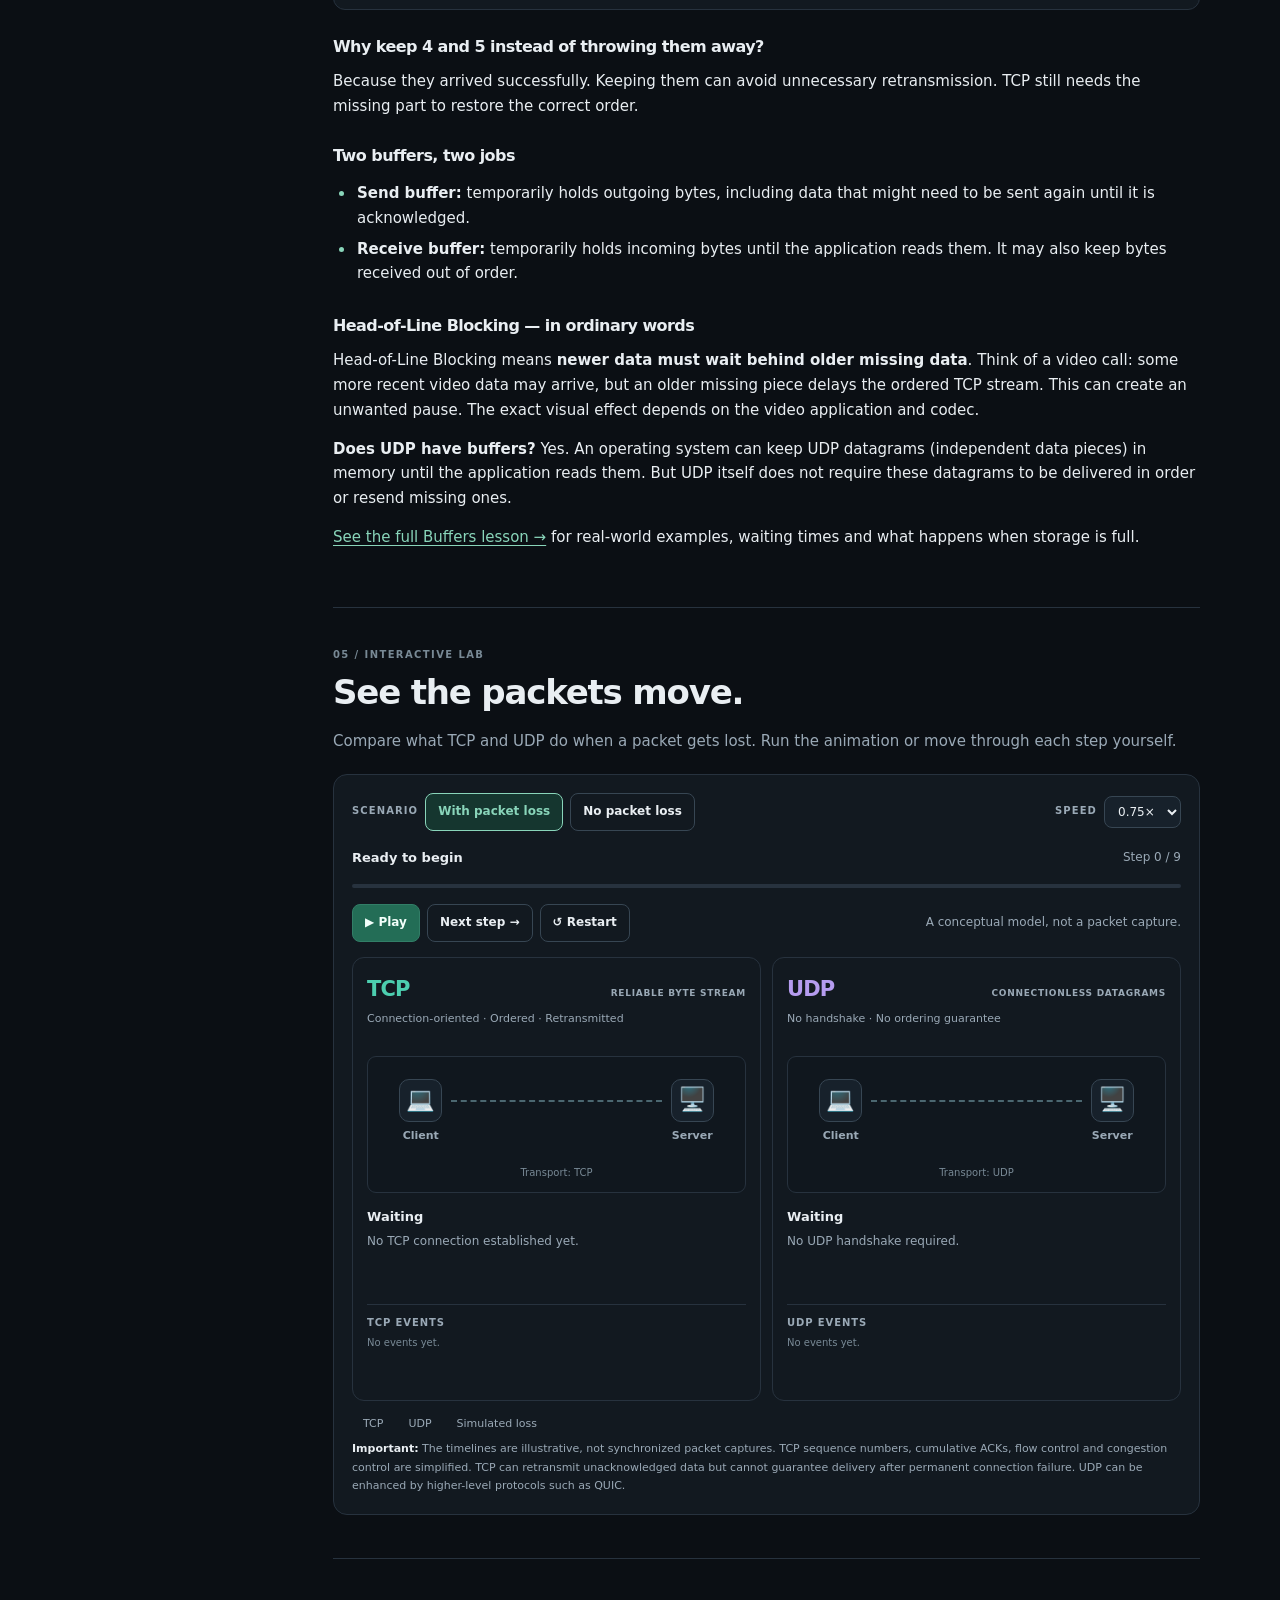
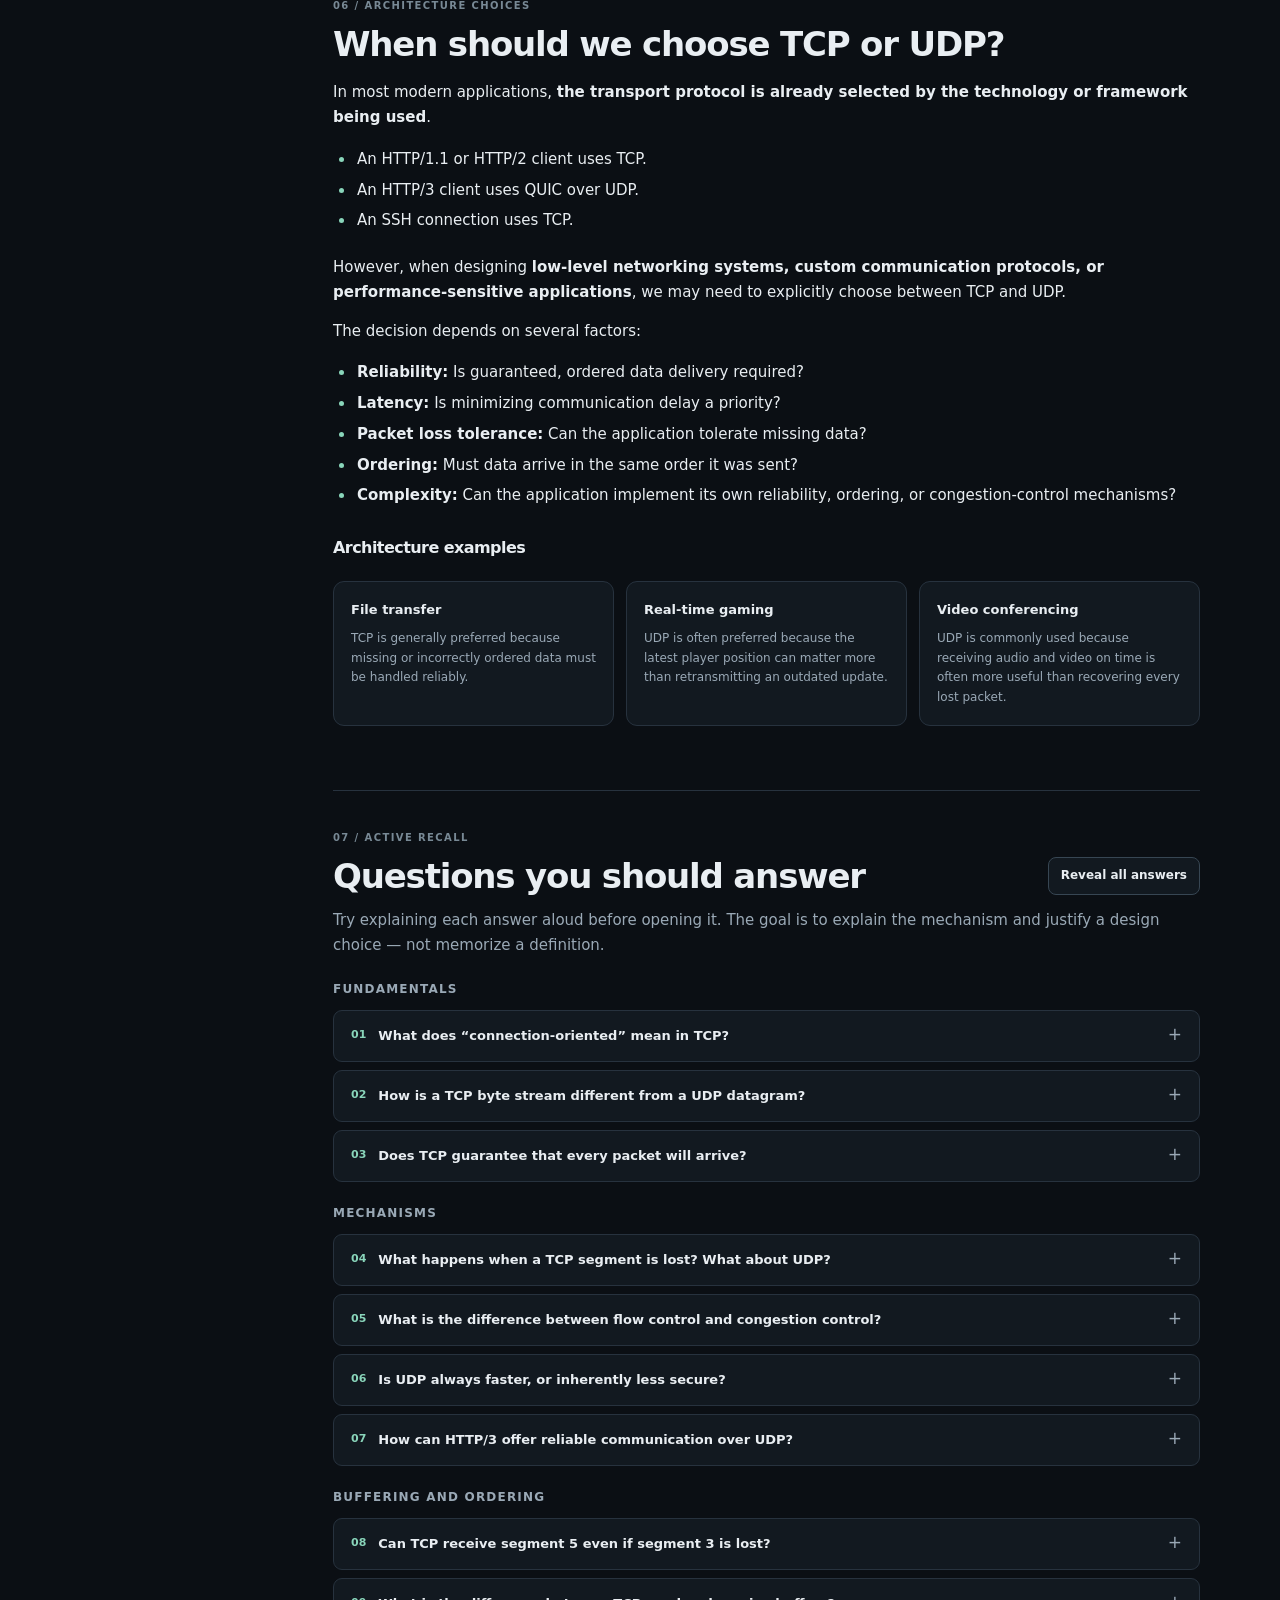
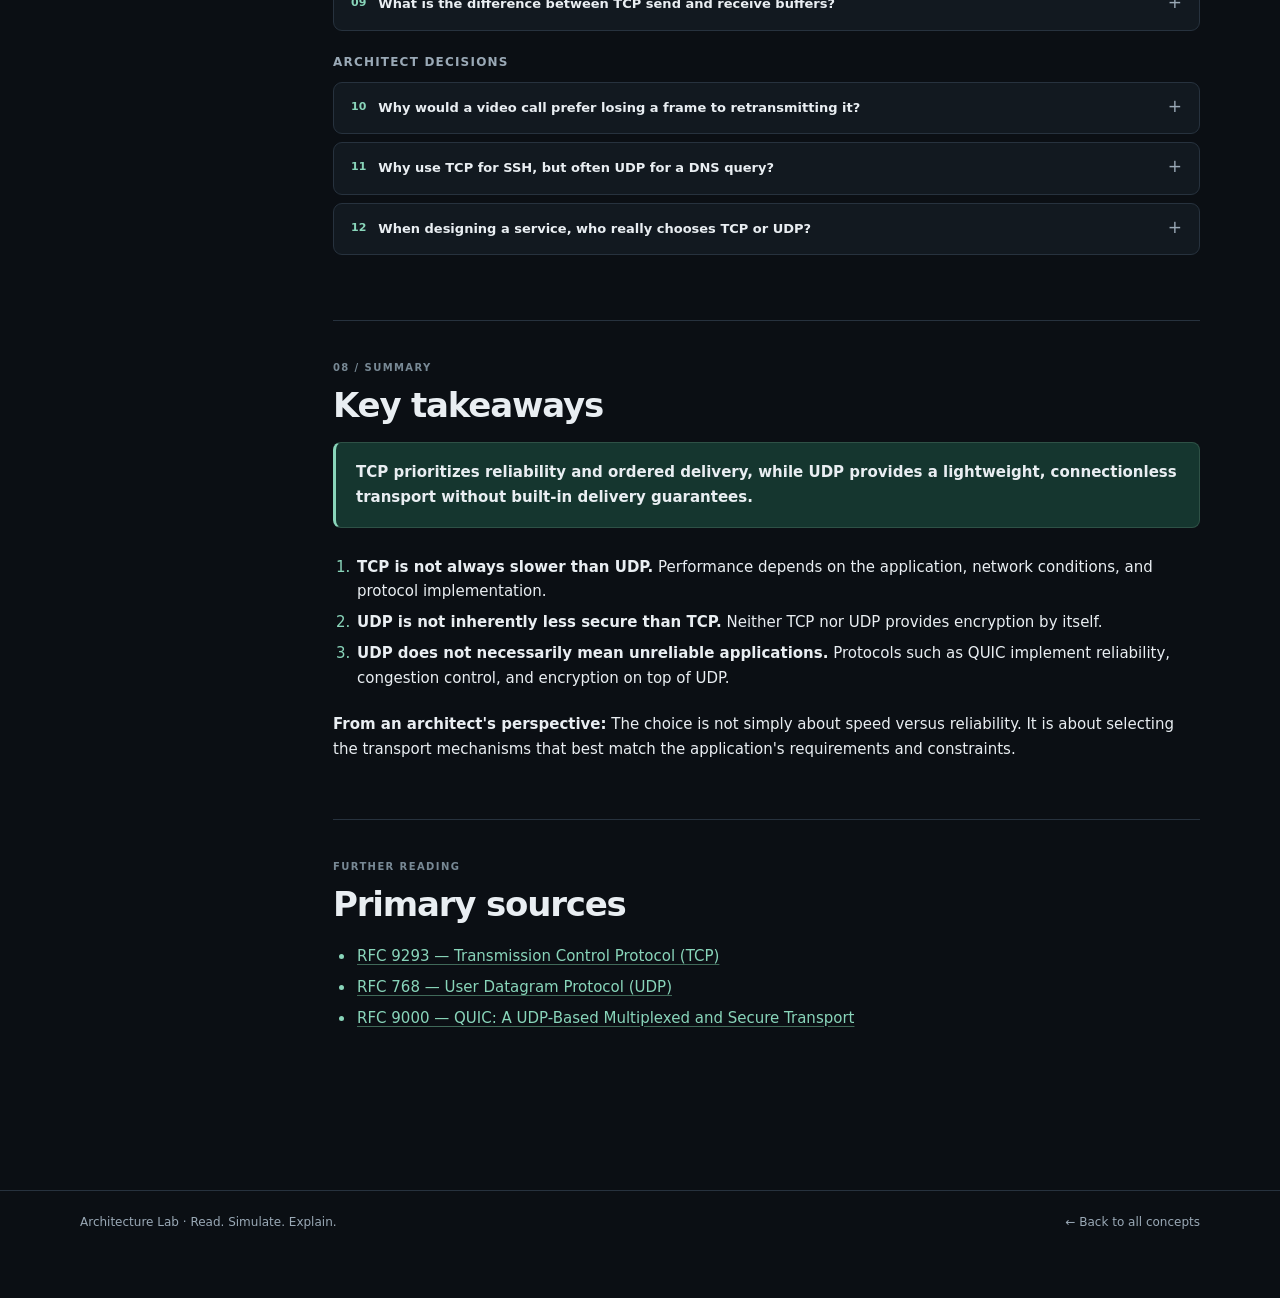
<file: site/labs/tcp-vs-udp/index.html>
<!doctype html>
<html lang="en">
<head>
  <meta charset="utf-8">
  <meta name="viewport" content="width=device-width, initial-scale=1">
  <meta name="theme-color" content="#0b0f14">
  <meta name="description" content="Understand TCP and UDP: a practical transport-layer guide, interactive network simulation, examples and architecture questions.">
  <title>TCP vs UDP — Architecture Lab</title>
  <link rel="stylesheet" href="../../assets/base.css">
  <link rel="stylesheet" href="../../assets/lesson.css">
  <link rel="stylesheet" href="../../assets/diagrams.css">
  <link rel="stylesheet" href="../../assets/simulator.css">
</head>
<body>
<header class="site-header"><nav class="site-nav container" aria-label="Site navigation"><a class="brand" href="../../"><span class="brand-mark" aria-hidden="true">A/</span>Architecture Lab</a><a class="back-link" href="../../">← All concepts</a></nav></header>
<main class="container">
  <header class="hero">
    <div class="eyebrow">Networking / Transport layer</div>
    <h1>TCP <span>vs</span> UDP</h1>
    <p class="hero-lede"><strong>TCP (Transmission Control Protocol)</strong> and <strong>UDP (User Datagram Protocol)</strong> are two essential protocols operating at the <strong>Transport Layer (Layer 4 of the OSI model)</strong>. They define how data is exchanged between applications over a network, but they use different mechanisms and provide different guarantees. <strong>New to networking?</strong> A network connects computers; a protocol is a set of communication rules; the OSI model is a teaching model that divides network tasks into layers. The transport layer is the part concerned with communication between programs.</p>
    <div class="hero-meta"><span>Concept guide</span><span>Interactive simulator</span><span>Architect review questions</span></div>
    <a class="hero-cta" href="#simulation">Try the interactive simulator ↓</a>
  </header>
  <div class="lesson-layout">
    <nav class="toc" aria-label="On this page">
      <div class="toc-label">On this page</div>
      <a href="#tcp">01 · TCP</a>
      <a href="#udp">02 · UDP</a>
      <a href="#comparison">03 · Comparison</a>
      <a href="#buffers">04 · Buffers</a>
      <a href="#simulation">05 · Simulator</a>
      <a href="#decisions">06 · Choosing</a>
      <a href="#questions">07 · Questions</a>
      <a href="#takeaways">08 · Takeaways</a>
      <a href="#references">References</a>
      <div class="toc-rule"></div>
      <div class="toc-hint">Read the concept.<br>Observe the mechanism.<br>Explain the trade-off.</div>
    </nav>
    <article class="article">
      <section class="section" id="tcp" aria-labelledby="tcp-heading">
        <div class="section-number">01 / Mechanism</div><h2 id="tcp-heading">TCP — Transmission Control Protocol</h2>
        <div class="callout"><p>TCP is a <strong>connection-oriented and reliable protocol</strong>.</p></div>
        <h3>How it works</h3>
        <p><strong>Client</strong> means the program starting a request; <strong>server</strong> means the program that accepts it. A <strong>handshake</strong> is a short exchange that sets up their connection. <strong>SYN</strong> means synchronize; <strong>ACK</strong> means acknowledgment, or "I received the expected data."</p>
        <ul>
          <li><strong>Connection-oriented:</strong> Before exchanging application data, the client and server establish a connection using a <em>Three-Way Handshake</em> (SYN → SYN-ACK → ACK).</li>
          <li><strong>Reliable delivery:</strong> TCP ensures that data is delivered to the application in the correct order, without duplication, as long as the connection completes successfully.</li>
          <li><strong>Retransmission:</strong> Lost data is automatically retransmitted.</li>
          <li><strong>Flow control:</strong> TCP adjusts the sending rate according to the receiver's capacity.</li>
          <li><strong>Congestion control:</strong> TCP regulates the transmission rate to reduce network congestion.</li>
        </ul>
        <h3>Common use cases</h3><p>TCP is particularly suitable when <strong>data integrity, reliability, and ordering are essential</strong>.</p>
        <ul><li>Web browsing (HTTP/1.1 and HTTP/2).</li><li>File transfers (FTP, SFTP).</li><li>Remote access (SSH).</li><li>Email communication (SMTP, IMAP).</li></ul>
        <h3>Python example</h3>
        <div class="codebox"><div class="code-head"><span>Python · TCP socket</span><button type="button" data-copy="tcp-code" aria-label="Copy TCP Python example">Copy</button></div><pre id="tcp-code"><code>import socket

sock = socket.socket(socket.AF_INET, socket.SOCK_STREAM)

# Establish a TCP connection
sock.connect(("example.com", 80))

# Send data
sock.sendall(b"Hello")

sock.close()</code></pre></div>
        <p class="fine-print"><strong>Reading the code:</strong> a <em>socket</em> is the programming interface used to communicate over a network; <code>AF_INET</code> means IPv4 addressing; <code>SOCK_STREAM</code> chooses a TCP byte stream; <code>connect()</code> opens the connection; <code>sendall()</code> asks Python to send every byte in the provided text. This is not a complete HTTP web request, so the example server may reject it.</p>
        <div class="key"><strong>Key takeaway:</strong> A TCP connection must be established before application data can be transmitted.</div>
      </section>
      <section class="section" id="udp" aria-labelledby="udp-heading">
        <div class="section-number">02 / Mechanism</div><h2 id="udp-heading">UDP — User Datagram Protocol</h2>
        <div class="callout"><p>UDP is a <strong>connectionless protocol that does not guarantee reliable delivery</strong>.</p></div>
        <h3>How it works</h3>
        <ul>
          <li><strong>Connectionless:</strong> No connection establishment or Three-Way Handshake is required.</li>
          <li><strong>No delivery guarantee:</strong> Datagrams may be lost during transmission.</li>
          <li><strong>No ordering guarantee:</strong> Datagrams may arrive in a different order from the one in which they were sent.</li>
          <li><strong>No automatic retransmission:</strong> UDP does not automatically resend lost datagrams.</li>
          <li><strong>Low overhead:</strong> UDP has a smaller <em>header</em> (8 bytes versus at least 20 for TCP). A header contains the control information attached to the data being transported.</li>
        </ul>
        <h3>Common use cases</h3><p>UDP is particularly suitable for applications that prioritize <strong>low latency, real-time communication, or lightweight message exchange</strong>.</p>
        <ul><li>Online multiplayer games.</li><li>Video conferencing and VoIP.</li><li>Traditional DNS queries.</li><li>HTTP/3 through QUIC: HTTP is a set of rules for the Web; QUIC is a transport protocol built over UDP that adds reliability and security.</li></ul>
        <h3>Python example</h3>
        <div class="codebox"><div class="code-head"><span>Python · UDP socket</span><button type="button" data-copy="udp-code" aria-label="Copy UDP Python example">Copy</button></div><pre id="udp-code"><code>import socket

sock = socket.socket(socket.AF_INET, socket.SOCK_DGRAM)

# Send data without establishing a connection
sock.sendto(b"Hello", ("example.com", 12345))

sock.close()</code></pre></div>
        <p class="fine-print"><strong>Reading the code:</strong> <code>SOCK_DGRAM</code> selects UDP datagrams (independent pieces of data); <code>sendto()</code> sends one datagram to the specified address and port. A <em>port</em> is a number used to direct incoming network traffic to the appropriate application.</p><div class="key"><strong>Key takeaway:</strong> UDP allows applications to send datagrams directly without establishing a transport-layer connection.</div>
      </section>
      <section class="section" id="comparison" aria-labelledby="comparison-heading">
        <div class="section-number">03 / Side by side</div><h2 id="comparison-heading">TCP vs UDP — Comparison</h2>
        <div class="table-scroller"><table class="compare"><thead><tr><th scope="col">Feature</th><th scope="col">TCP</th><th scope="col">UDP</th></tr></thead><tbody>
          <tr><td>Connection</td><td>Connection-oriented</td><td>Connectionless</td></tr>
          <tr><td>Handshake</td><td>Required</td><td>Not required</td></tr>
          <tr><td>Reliable delivery</td><td>Yes*</td><td>No</td></tr>
          <tr><td>Ordered delivery</td><td>Yes</td><td>No</td></tr>
          <tr><td>Retransmission</td><td>Automatic</td><td>Not built in</td></tr>
          <tr><td>Congestion control</td><td>Built in</td><td>Not built in</td></tr>
          <tr><td>Minimum header size</td><td>20 bytes</td><td>8 bytes</td></tr>
          <tr><td>Typical use cases</td><td>HTTP/1.1, HTTP/2, SSH, FTP</td><td>DNS, VoIP, gaming, QUIC</td></tr>
        </tbody></table></div>
        <p class="fine-print">*TCP provides reliable delivery while the connection remains functional. It cannot guarantee successful delivery if the connection permanently fails.</p>
      </section>

      <section class="section" id="buffers" aria-labelledby="buffers-heading">
        <div class="section-number">04 / TCP buffers &amp; ordering</div>
        <h2 id="buffers-heading">What happens if one piece of TCP data is lost?</h2>
        <p>Before this example, four terms:</p>
        <dl class="term-list">
          <div><dt>Buffer</dt><dd>A temporary waiting area for data. <a class="inline-link" href="../buffers/">Start with the beginner's buffer lesson</a> if this is new.</dd></div>
          <div><dt>Segment</dt><dd>A piece of the continuous stream of bytes that TCP sends over the network. The numbers 1 to 5 below are simplified labels, not actual TCP message numbers.</dd></div>
          <div><dt>ACK (acknowledgment)</dt><dd>A confirmation that certain data has been received. The sender uses these confirmations to know what still needs attention.</dd></div>
          <div><dt>Kernel and application</dt><dd>The <em>kernel</em> is the central part of the operating system (Linux, for example). The <em>application</em> is the program using the connection, such as a web server.</dd></div>
        </dl>
        <h3>Sending is not the same as delivering to the application</h3>
        <ol class="explain-steps">
          <li>The client sends several pieces: <strong>1, 2, 3, 4, 5</strong>. It need not wait for an ACK after every piece: TCP can have several pieces <em>in flight</em> (already sent but not yet confirmed), using its <em>sliding window</em> mechanism.</li>
          <li>Piece <strong>3 is lost</strong> on the network. Pieces <strong>4 and 5 still reach the receiver</strong>.</li>
          <li>TCP may keep 4 and 5 in the <strong>receive buffer</strong> (temporary incoming storage). But it cannot present those later bytes to the application ahead of the missing bytes from 3.</li>
          <li>TCP detects the missing data and <strong>retransmits</strong> it (sends it again). When 3 arrives, the application can read the continuous stream in order.</li>
        </ol>
        <figure class="system-figure">
          <span class="diagram-state">Receiver: segments 1, 2, 4 and 5 arrive; segment 3 is lost.</span>
          <div class="byte-flow" role="img" aria-label="TCP received 1, 2, 4 and 5, while segment 3 is missing. 4 and 5 must wait for 3 to be retransmitted.">
            <span class="byte-cell ready"><strong>1</strong><small>In order</small></span>
            <span class="byte-cell ready"><strong>2</strong><small>In order</small></span>
            <span class="byte-cell missing"><strong>?</strong><small>Lost 3</small></span>
            <span class="byte-cell waiting"><strong>4</strong><small>Held</small></span>
            <span class="byte-cell waiting"><strong>5</strong><small>Held</small></span>
          </div>
          <span class="diagram-state">Application can read the contiguous bytes 1 → 2, but not 4 → 5 yet.</span>
          <div class="byte-flow" role="img" aria-label="Only the first two parts can be provided to the application so far.">
            <span class="byte-cell ready"><strong>1</strong><small>Readable</small></span>
            <span class="byte-cell ready"><strong>2</strong><small>Readable</small></span>
            <span class="byte-cell missing"><strong>⋯</strong><small>Waiting</small></span>
          </div>
          <span class="diagram-state">After segment 3 is retransmitted and received:</span>
          <div class="byte-flow" role="img" aria-label="Parts 1, 2, 3, 4 and 5 now form an ordered stream.">
            <span class="byte-cell ready"><strong>1</strong><small>In order</small></span>
            <span class="byte-cell ready"><strong>2</strong><small>In order</small></span>
            <span class="byte-cell ready"><strong>3</strong><small>Recovered</small></span>
            <span class="byte-cell ready"><strong>4</strong><small>In order</small></span>
            <span class="byte-cell ready"><strong>5</strong><small>In order</small></span>
          </div>
          <figcaption>Illustration only: the labels represent consecutive byte ranges carried by TCP segments, not application messages. Bytes 1 and 2 may already have been consumed and freed from the buffer.</figcaption>
        </figure>
        <h3>Why keep 4 and 5 instead of throwing them away?</h3>
        <p>Because they arrived successfully. Keeping them can avoid unnecessary retransmission. TCP still needs the missing part to restore the correct order.</p>
        <h3>Two buffers, two jobs</h3>
        <ul>
          <li><strong>Send buffer:</strong> temporarily holds outgoing bytes, including data that might need to be sent again until it is acknowledged.</li>
          <li><strong>Receive buffer:</strong> temporarily holds incoming bytes until the application reads them. It may also keep bytes received out of order.</li>
        </ul>
        <h3>Head-of-Line Blocking — in ordinary words</h3>
        <p><em>Head-of-Line Blocking</em> means <strong>newer data must wait behind older missing data</strong>. Think of a video call: some more recent video data may arrive, but an older missing piece delays the ordered TCP stream. This can create an unwanted pause. The exact visual effect depends on the video application and codec.</p>
        <p><strong>Does UDP have buffers?</strong> Yes. An operating system can keep UDP datagrams (independent data pieces) in memory until the application reads them. But UDP itself does not require these datagrams to be delivered in order or resend missing ones.</p>
        <p><a class="inline-link" href="../buffers/">See the full Buffers lesson →</a> for real-world examples, waiting times and what happens when storage is full.</p>
      </section>
      <section class="section" id="simulation" aria-labelledby="simulation-heading">
        <div class="section-number">05 / Interactive lab</div><h2 id="simulation-heading">See the packets move.</h2>
        <p class="sim-intro">Compare what TCP and UDP do when a packet gets lost. Run the animation or move through each step yourself.</p>
        <div class="sim-panel">
          <div class="toolbar" aria-label="Simulation controls">
            <div class="toolbar-row">
              <div class="control-group"><span class="sectionlabel">Scenario</span><button class="btn" id="loss" aria-pressed="true">With packet loss</button><button class="btn" id="normal" aria-pressed="false">No packet loss</button></div>
              <div class="control-group"><label class="sectionlabel" for="speed">Speed</label><select id="speed"><option value="2667" selected>0.75×</option><option value="2000">1×</option><option value="1200">1.5×</option></select></div>
            </div>
            <div class="toolbar-row"><div class="phase" id="phase">Ready to begin</div><div class="counter" id="count">Step 0 / 9</div></div>
            <div class="progress" role="progressbar" aria-valuemin="0" aria-valuemax="9" aria-valuenow="0" aria-label="Simulation progress"><div class="progressbar" id="progress"></div></div>
            <div class="toolbar-row"><div class="control-group"><button class="btn btn-primary" id="play">▶ Play</button><button class="btn" id="next">Next step →</button><button class="btn" id="reset">↺ Restart</button></div><span class="fine-print" class="fine-print">A conceptual model, not a packet capture.</span></div>
          </div>
          <div class="sim-columns">
            <section class="protocol" aria-label="TCP simulation">
              <div class="protocol-head"><h3>TCP</h3><span class="detail">Reliable byte stream</span></div><p class="protocol-intro">Connection-oriented · Ordered · Retransmitted</p>
              <div class="network" id="tcp-track"><div class="node client"><div class="node-icon">💻</div><div class="node-name">Client</div></div><div class="wire"></div><div class="node server"><div class="node-icon">🖥️</div><div class="node-name">Server</div></div><div id="tcp-packet"></div><div class="packet-icon" id="tcp-cross" aria-hidden="true">✕</div><div class="network-sub">Transport: TCP</div></div>
              <div class="readout" role="status" aria-live="polite"><h4 id="tcp-title">Waiting</h4><p id="tcp-desc">No TCP connection established yet.</p></div><div class="eventlog"><div class="logtitle">TCP events</div><div id="tcp-log"><div class="logline">No events yet.</div></div></div>
            </section>
            <section class="protocol udp" aria-label="UDP simulation">
              <div class="protocol-head"><h3>UDP</h3><span class="detail">Connectionless datagrams</span></div><p class="protocol-intro">No handshake · No ordering guarantee</p>
              <div class="network" id="udp-track"><div class="node client"><div class="node-icon">💻</div><div class="node-name">Client</div></div><div class="wire"></div><div class="node server"><div class="node-icon">🖥️</div><div class="node-name">Server</div></div><div id="udp-packet"></div><div class="packet-icon" id="udp-cross" aria-hidden="true">✕</div><div class="network-sub">Transport: UDP</div></div>
              <div class="readout" role="status" aria-live="polite"><h4 id="udp-title">Waiting</h4><p id="udp-desc">No UDP handshake required.</p></div><div class="eventlog"><div class="logtitle">UDP events</div><div id="udp-log"><div class="logline">No events yet.</div></div></div>
            </section>
          </div>
          <div class="sim-legend"><span><i class="dot" class="tcp-color"></i>TCP</span><span><i class="dot" class="udp-color"></i>UDP</span><span><i class="dot" class="lost-color"></i>Simulated loss</span></div>
          <p class="sim-note"><strong>Important:</strong> The timelines are illustrative, not synchronized packet captures. TCP sequence numbers, cumulative ACKs, flow control and congestion control are simplified. TCP can retransmit unacknowledged data but cannot guarantee delivery after permanent connection failure. UDP can be enhanced by higher-level protocols such as QUIC.</p>
        </div>
      </section>
      <section class="section" id="decisions" aria-labelledby="decisions-heading">
        <div class="section-number">06 / Architecture choices</div><h2 id="decisions-heading">When should we choose TCP or UDP?</h2>
        <p>In most modern applications, <strong>the transport protocol is already selected by the technology or framework being used</strong>.</p>
        <ul><li>An HTTP/1.1 or HTTP/2 client uses TCP.</li><li>An HTTP/3 client uses QUIC over UDP.</li><li>An SSH connection uses TCP.</li></ul>
        <p>However, when designing <strong>low-level networking systems, custom communication protocols, or performance-sensitive applications</strong>, we may need to explicitly choose between TCP and UDP.</p>
        <p>The decision depends on several factors:</p>
        <ul><li><strong>Reliability:</strong> Is guaranteed, ordered data delivery required?</li><li><strong>Latency:</strong> Is minimizing communication delay a priority?</li><li><strong>Packet loss tolerance:</strong> Can the application tolerate missing data?</li><li><strong>Ordering:</strong> Must data arrive in the same order it was sent?</li><li><strong>Complexity:</strong> Can the application implement its own reliability, ordering, or congestion-control mechanisms?</li></ul>
        <h3>Architecture examples</h3>
        <div class="decision-list">
          <div class="decision"><b>File transfer</b><p>TCP is generally preferred because missing or incorrectly ordered data must be handled reliably.</p></div>
          <div class="decision"><b>Real-time gaming</b><p>UDP is often preferred because the latest player position can matter more than retransmitting an outdated update.</p></div>
          <div class="decision"><b>Video conferencing</b><p>UDP is commonly used because receiving audio and video on time is often more useful than recovering every lost packet.</p></div>
        </div>
      </section>
      <section class="section" id="questions" aria-labelledby="questions-heading">
        <div class="section-number">07 / Active recall</div>
        <div class="qa-heading"><h2 id="questions-heading">Questions you should answer</h2><button class="small-button" id="answers-toggle" type="button" aria-expanded="false">Reveal all answers</button></div>
        <p class="muted">Try explaining each answer aloud before opening it. The goal is to explain the mechanism and justify a design choice — not memorize a definition.</p>
        <div class="qa-group"><h3>Fundamentals</h3>
          <details class="qa"><summary><span class="q-index">01</span>What does “connection-oriented” mean in TCP?</summary><p class="answer">TCP establishes shared connection state before exchanging application data. The three-way handshake is SYN → SYN-ACK → ACK. UDP has no equivalent transport handshake.</p></details>
          <details class="qa"><summary><span class="q-index">02</span>How is a TCP byte stream different from a UDP datagram?</summary><p class="answer">TCP delivers an ordered stream of bytes with no application message boundaries. UDP preserves the boundaries of individually sent datagrams, but delivery and ordering are not guaranteed.</p></details>
          <details class="qa"><summary><span class="q-index">03</span>Does TCP guarantee that every packet will arrive?</summary><p class="answer">No. TCP retransmits lost data and presents an ordered, duplicate-free byte stream while communication succeeds. A connection can fail; applications must detect errors and decide how to recover.</p></details>
        </div>
        <div class="qa-group"><h3>Mechanisms</h3>
          <details class="qa"><summary><span class="q-index">04</span>What happens when a TCP segment is lost? What about UDP?</summary><p class="answer">TCP can detect missing acknowledgments or other loss signals and retransmit unacknowledged data. UDP does not have automatic transport-layer acknowledgments or retransmission; an application can implement its own recovery.</p></details>
          <details class="qa"><summary><span class="q-index">05</span>What is the difference between flow control and congestion control?</summary><p class="answer">Flow control protects the receiver from being overwhelmed. Congestion control protects the network path from excessive traffic. Both affect TCP sending behavior for different reasons.</p></details>
          <details class="qa"><summary><span class="q-index">06</span>Is UDP always faster, or inherently less secure?</summary><p class="answer">Neither. UDP has less protocol overhead, but performance depends on the whole system and network conditions. Neither UDP nor TCP encrypts data by itself; security comes from additional protocols, such as TLS or QUIC.</p></details>
          <details class="qa"><summary><span class="q-index">07</span>How can HTTP/3 offer reliable communication over UDP?</summary><p class="answer">HTTP/3 uses QUIC over UDP. QUIC implements reliable streams, loss detection, congestion control and TLS 1.3 security above UDP, rather than relying on TCP.</p></details>
        </div>
        <div class="qa-group"><h3>Buffering and ordering</h3>
          <details class="qa"><summary><span class="q-index">08</span>Can TCP receive segment 5 even if segment 3 is lost?</summary><p class="answer">Yes. TCP can have multiple segments in flight. The receiver can retain later out-of-order bytes, but it cannot deliver them past the missing gap in its ordered application byte stream.</p></details>
          <details class="qa"><summary><span class="q-index">09</span>What is the difference between TCP send and receive buffers?</summary><p class="answer">The send buffer supports outgoing data and retransmission of unacknowledged bytes. The receive buffer stores incoming data for application reads and may hold out-of-order data until missing bytes arrive. UDP sockets can also have buffers, without TCP ordering guarantees.</p></details>
        </div>
        <div class="qa-group"><h3>Architect decisions</h3>
          <details class="qa"><summary><span class="q-index">10</span>Why would a video call prefer losing a frame to retransmitting it?</summary><p class="answer">A retransmitted frame may arrive after its playback deadline, increasing latency or disrupting audio/video synchronization. Timely delivery of current media can matter more than recovering outdated data. Applications still need strategies for acceptable quality.</p></details>
          <details class="qa"><summary><span class="q-index">11</span>Why use TCP for SSH, but often UDP for a DNS query?</summary><p class="answer">SSH needs an ordered, reliable stream for interactive remote access. Traditional DNS queries are usually short independent request/response exchanges, so UDP avoids a transport handshake. DNS also uses TCP when appropriate, including zone transfers and some larger responses.</p></details>
          <details class="qa"><summary><span class="q-index">12</span>When designing a service, who really chooses TCP or UDP?</summary><p class="answer">Often the application protocol or library makes the choice for you (for example, SSH or HTTP/3). For a custom transport, choose based on loss tolerance, latency, reliability, ordering, ecosystem support and the complexity of implementing missing mechanisms.</p></details>
        </div>
      </section>
      <section class="section" id="takeaways" aria-labelledby="takeaways-heading">
        <div class="section-number">08 / Summary</div><h2 id="takeaways-heading">Key takeaways</h2>
        <div class="callout"><p><strong>TCP prioritizes reliability and ordered delivery, while UDP provides a lightweight, connectionless transport without built-in delivery guarantees.</strong></p></div>
        <ol>
          <li><strong>TCP is not always slower than UDP.</strong> Performance depends on the application, network conditions, and protocol implementation.</li>
          <li><strong>UDP is not inherently less secure than TCP.</strong> Neither TCP nor UDP provides encryption by itself.</li>
          <li><strong>UDP does not necessarily mean unreliable applications.</strong> Protocols such as QUIC implement reliability, congestion control, and encryption on top of UDP.</li>
        </ol>
        <p><strong>From an architect's perspective:</strong> The choice is not simply about speed versus reliability. It is about selecting the transport mechanisms that best match the application's requirements and constraints.</p>
      </section>
      <section class="section" id="references" aria-labelledby="references-heading">
        <div class="section-number">Further reading</div><h2 id="references-heading">Primary sources</h2>
        <ul class="reference-links"><li><a href="https://www.rfc-editor.org/rfc/rfc9293" target="_blank" rel="noopener noreferrer">RFC 9293 — Transmission Control Protocol (TCP)</a></li><li><a href="https://www.rfc-editor.org/rfc/rfc768" target="_blank" rel="noopener noreferrer">RFC 768 — User Datagram Protocol (UDP)</a></li><li><a href="https://www.rfc-editor.org/rfc/rfc9000" target="_blank" rel="noopener noreferrer">RFC 9000 — QUIC: A UDP-Based Multiplexed and Secure Transport</a></li></ul>
      </section>
    </article>
  </div>
</main>
<footer class="page-footer"><div class="container footer-inner"><span>Architecture Lab · Read. Simulate. Explain.</span><a href="../../">← Back to all concepts</a></div></footer>

<script type="module" src="../../assets/learning.js"></script>
<script type="module" src="./simulator.js"></script>
</body>
</html>
</file>
<file: site/assets/base.css>
/* Architecture Lab design system. Used by every page and future lesson. */
:root {
  color-scheme: dark;
  --bg: #0b0f14;
  --surface: #121920;
  --surface-raised: #17212b;
  --surface-soft: #10171e;
  --border: #27323e;
  --border-strong: #374653;
  --text: #e9eef2;
  --muted: #9aa9b6;
  --muted-dim: #788995;
  --accent: #89d5ba;
  --accent-soft: #15362f;
  --tcp: #4cceaf;
  --udp: #b59cef;
  --danger: #ef858b;
  --focus: #a1d7ff;
  --page-width: 1120px;
  --radius: 12px;
  font-synthesis: none;
}
*, *::before, *::after { box-sizing: border-box; }
[hidden] { display: none !important; }
html { scroll-behavior: smooth; scroll-padding-top: 28px; }
body {
  margin: 0;
  min-height: 100vh;
  background: var(--bg);
  color: var(--text);
  font: 15px/1.65 system-ui, -apple-system, BlinkMacSystemFont, 'Segoe UI', sans-serif;
  -webkit-font-smoothing: antialiased;
}
a { color: inherit; }
button, input, select { font: inherit; }
button { cursor: pointer; }
:focus-visible { outline: 2px solid var(--focus); outline-offset: 3px; }
.container, .wrap { width: min(calc(100% - 48px), var(--page-width)); margin-inline: auto; }
.site-header { border-bottom: 1px solid var(--border); background: var(--bg); }
.site-nav {
  min-height: 66px;
  display: flex;
  align-items: center;
  justify-content: space-between;
  gap: 20px;
}
.brand { display: inline-flex; align-items: center; gap: 11px; font-size: 15px; font-weight: 720; letter-spacing: -.025em; text-decoration: none; }
.brand-mark {
  display: grid; place-items: center;
  width: 32px; height: 32px;
  border-radius: 8px;
  background: var(--accent-soft);
  color: var(--accent);
  border: 1px solid #2b584b;
  font-size: 13px; font-weight: 800;
}
.back-link, .toplink { color: var(--muted); font-size: 13px; text-decoration: none; }
.back-link:hover, .toplink:hover { color: var(--accent); }
.page-footer { border-top: 1px solid var(--border); color: var(--muted); font-size: 12px; }
.footer-inner { display: flex; justify-content: space-between; gap: 16px; flex-wrap: wrap; padding-block: 22px 30px; }
.page-footer a { color: var(--muted); text-decoration: none; }
.page-footer a:hover { color: var(--accent); }
.eyebrow { text-transform: uppercase; font-size: 11px; letter-spacing: .15em; font-weight: 750; color: var(--accent); }
h1, h2, h3 { letter-spacing: -.035em; }
.btn, .small-button {
  padding: 8px 12px; min-height: 38px;
  border: 1px solid var(--border-strong);
  border-radius: 8px;
  background: var(--surface);
  color: var(--text);
  font-size: 12px; font-weight: 680;
}
.btn:hover:not(:disabled), .small-button:hover { background: var(--surface-raised); border-color: #648076; }
.btn[aria-pressed='true'] { border-color: var(--accent); color: var(--accent); background: var(--accent-soft); }
.btn-primary { border-color: #327e67; background: #236d56; color: #f3fffb; }
.btn-primary:hover:not(:disabled) { background: #2d896f; }
.btn:disabled { opacity: .43; cursor: default; }
.fine-print { color: var(--muted); font-size: 12px; line-height: 1.65; }
@media (max-width: 680px) {
  .container, .wrap { width: min(calc(100% - 34px), var(--page-width)); }
  .site-nav { min-height: 62px; }
}
@media (prefers-reduced-motion: reduce) {
  html { scroll-behavior: auto; }
  *, *::before, *::after { animation-duration: .01ms !important; transition-duration: .01ms !important; }
}
</file>
<file: site/assets/style.css>
/* Homepage only. Global tokens, header and footer live in base.css. */
.hero { padding: 105px 0 86px; max-width: 775px; }
.hero h1 { font-size: clamp(40px, 6.3vw, 72px); line-height: 1.08; font-weight: 650; letter-spacing: -.06em; margin: 20px 0 20px; }
.hero h1 span { color: var(--muted); }
.intro { max-width: 610px; color: var(--muted); font-size: clamp(16px, 2vw, 18px); line-height: 1.75; }
.hero-rule { display: flex; align-items: center; gap: 10px; color: var(--muted); font-size: 12px; margin-top: 30px; }
.hero-rule::before { content: ''; height: 2px; width: 25px; background: var(--accent); }
.section-head { display: flex; align-items: end; justify-content: space-between; gap: 24px; margin: 0 0 20px; }
.section-head h2 { font-size: 23px; font-weight: 690; margin: 0 0 4px; }
.section-head p { font-size: 13px; color: var(--muted); margin: 0; }
.search { width: min(100%, 265px); border-radius: 9px; padding: 11px 13px; border: 1px solid var(--border-strong); background: var(--surface); color: var(--text); font-size: 13px; }
.search::placeholder { color: var(--muted); }
.cards { display: grid; grid-template-columns: 1fr; gap: 12px; margin-bottom: 85px; }
.card { display: grid; grid-template-columns: 58px minmax(0, 1fr) auto; gap: 24px; align-items: center; border: 1px solid var(--border); border-radius: var(--radius); background: var(--surface); padding: 27px 29px; transition: border-color .18s, transform .18s; }
.card:hover { border-color: #547466; transform: translateY(-2px); }
.card-number { color: var(--muted-dim); font-size: 14px; font-variant-numeric: tabular-nums; }
.card-main { min-width: 0; }
.card-top { display: flex; gap: 9px; align-items: center; margin-bottom: 8px; }
.pill { color: var(--muted); font-size: 10px; text-transform: uppercase; letter-spacing: .09em; font-weight: 750; }
.pill + .pill::before { content: '·'; margin-right: 9px; color: var(--muted-dim); }
.card h3 { margin: 0 0 7px; font-size: 24px; font-weight: 680; }
.card p { color: var(--muted); font-size: 13px; line-height: 1.65; margin: 0; max-width: 670px; }
.entry { color: var(--accent); text-decoration: none; font-size: 13px; font-weight: 730; white-space: nowrap; }
.entry:hover { text-decoration: underline; }
.empty { display: none; border: 1px dashed var(--border); border-radius: 12px; color: var(--muted); padding: 24px; }
@media (max-width: 680px) {
  .hero { padding: 70px 0 60px; }
  .section-head { display: block; }
  .search { margin-top: 17px; width: 100%; }
  .card { grid-template-columns: minmax(0, 1fr) auto; gap: 12px; padding: 21px; }
  .card-number { display: none; }
  .card h3 { font-size: 21px; }
}
</file>
<file: site/assets/lesson.css>
/* Reusable lesson layout: use as-is for new networking/cloud concepts. */
.hero { padding: 65px 0 48px; max-width: 880px; }
.hero h1 { font-size: clamp(43px, 6vw, 68px); font-weight: 670; line-height: 1.05; letter-spacing: -.06em; margin: 17px 0 16px; }
.hero h1 span { color: var(--muted); }
.hero-lede { color: var(--muted); font-size: 18px; line-height: 1.7; max-width: 760px; margin: 0 0 20px; }
.hero-lede strong { color: var(--text); }
.hero-meta { display: flex; align-items: center; flex-wrap: wrap; gap: 12px; font-size: 12px; color: var(--muted); }
.hero-meta span + span::before { content: '·'; margin-right: 12px; color: var(--muted-dim); }
.hero-cta { display: inline-flex; gap: 7px; align-items: center; margin-top: 24px; border: 1px solid #376b5b; border-radius: 8px; padding: 10px 14px; background: var(--accent-soft); color: var(--accent); font-weight: 720; font-size: 13px; text-decoration: none; }
.hero-cta:hover { background: #1b493e; }
.lesson-layout { display: grid; grid-template-columns: 188px minmax(0, 1fr); gap: 65px; align-items: start; padding-bottom: 95px; }
.toc { position: sticky; top: 25px; padding-top: 12px; }
.toc-label { font-size: 10px; text-transform: uppercase; letter-spacing: .14em; color: var(--muted-dim); font-weight: 800; margin-bottom: 16px; }
.toc a { display: block; color: var(--muted); text-decoration: none; padding: 7px 0; font-size: 12px; line-height: 1.4; }
.toc a:hover, .toc a[aria-current='location'] { color: var(--accent); }
.toc-rule { background: var(--border); height: 1px; margin: 18px 0; }
.toc-hint { font-size: 11px; line-height: 1.7; color: var(--muted-dim); }
.article { max-width: 900px; min-width: 0; }
.article section { scroll-margin-top: 28px; }
.article .section { padding: 39px 0 43px; border-top: 1px solid var(--border); }
.article .section:first-child { border-top: 0; padding-top: 0; }
.section-number { color: var(--muted-dim); font-size: 10px; text-transform: uppercase; font-weight: 800; letter-spacing: .14em; margin-bottom: 9px; }
.article h2 { font-size: clamp(25px, 3.3vw, 34px); line-height: 1.2; font-weight: 690; margin: 0 0 16px; }
.article h3 { font-size: 16px; font-weight: 710; margin: 24px 0 9px; }
.article p { margin: 0 0 14px; }
.article ul, .article ol { padding-left: 22px; margin: 9px 0 19px; }
.article li { padding: 3px 0 3px 2px; }
.article li::marker { color: var(--accent); }
.article .muted { color: var(--muted); }
.callout { border: 1px solid #2e5146; border-left: 3px solid var(--accent); background: var(--accent-soft); border-radius: 8px; padding: 17px 20px; margin-bottom: 24px; }
.callout p:last-child { margin-bottom: 0; }
.key { border-left: 3px solid #477462; padding: 8px 17px; margin-top: 22px; color: var(--muted); font-size: 13px; }
.key strong { color: var(--accent); }
/* Reusable code examples: a button with data-copy and matching pre ID. */
.codebox { border: 1px solid var(--border); border-radius: 12px; overflow: hidden; margin: 14px 0 8px; background: var(--surface-soft); }
.code-head { display: flex; align-items: center; justify-content: space-between; padding: 9px 15px; background: var(--surface-raised); color: var(--muted); border-bottom: 1px solid var(--border); font-size: 11px; font-weight: 700; }
.code-head button { background: none; border: 0; padding: 3px 6px; color: var(--accent); font-size: 11px; font-weight: 760; }
.code-head button:hover { text-decoration: underline; }
.codebox pre { overflow-x: auto; padding: 17px 19px; margin: 0; color: #dbece6; font: 12.5px/1.75 ui-monospace, SFMono-Regular, Consolas, 'Liberation Mono', monospace; }
.table-scroller { overflow-x: auto; border: 1px solid var(--border); border-radius: 12px; margin: 22px 0 15px; background: var(--surface); }
.compare { border-collapse: collapse; width: 100%; min-width: 540px; font-size: 13px; text-align: left; }
.compare th { background: var(--surface-raised); color: var(--muted); font-size: 11px; text-transform: uppercase; letter-spacing: .07em; }
.compare th, .compare td { padding: 12px 16px; border-bottom: 1px solid var(--border); vertical-align: top; }
.compare tr:last-child td { border: 0; }
.compare th:not(:first-child), .compare td:not(:first-child) { width: 35%; }
.compare td:first-child { font-weight: 700; }
.decision-list { display: grid; grid-template-columns: repeat(3, minmax(0, 1fr)); gap: 12px; margin: 20px 0 21px; }
.decision { background: var(--surface); border: 1px solid var(--border); border-radius: 11px; padding: 17px; }
.decision b { display: block; font-size: 13px; margin-bottom: 8px; }
.decision p { color: var(--muted); margin: 0; font-size: 12px; line-height: 1.65; }
/* Reusable active-recall cards: native details/summary + shared question controls. */
.qa-heading { display: flex; align-items: center; justify-content: space-between; gap: 15px; flex-wrap: wrap; margin-bottom: 12px; }
.qa-heading h2 { margin: 0; }
.qa-group { margin: 22px 0; }
.qa-group h3 { margin: 0 0 10px; color: var(--muted); font-size: 12px; letter-spacing: .10em; text-transform: uppercase; }
.qa { background: var(--surface); border: 1px solid var(--border); border-radius: 9px; margin: 0 0 8px; }
.qa summary { list-style: none; display: flex; align-items: flex-start; gap: 12px; cursor: pointer; padding: 15px 17px; font-weight: 680; font-size: 13px; line-height: 1.55; }
.qa summary::-webkit-details-marker { display: none; }
.qa summary::after { content: '+'; margin-left: auto; color: var(--muted); font-size: 17px; line-height: 1; font-weight: 400; }
.qa[open] summary::after { content: '−'; }
.qa .answer { margin: 0; border-top: 1px solid var(--border); color: var(--muted); padding: 14px 18px 16px 40px; font-size: 13px; line-height: 1.7; }
.q-index { color: var(--accent); font-size: 11px; font-variant-numeric: tabular-nums; }
.reference-links a { color: var(--accent); text-decoration: underline; text-decoration-color: #406959; text-underline-offset: 3px; }
.reference-links a:hover { text-decoration-color: currentColor; }
@media (max-width: 980px) {
  .lesson-layout { gap: 31px; grid-template-columns: 155px minmax(0, 1fr); }
}
@media (max-width: 720px) {
  .lesson-layout { display: block; padding-bottom: 65px; }
  .toc { position: static; display: flex; overflow-x: auto; gap: 17px; white-space: nowrap; padding: 10px 0 22px; margin-bottom: 10px; border-bottom: 1px solid var(--border); }
  .toc-label, .toc-rule, .toc-hint { display: none; }
  .toc a { padding: 3px 0; }
  .hero { padding: 44px 0 32px; }
  .hero-lede { font-size: 16px; }
  .decision-list { grid-template-columns: 1fr; }
}

/* Beginner-friendly explanations used across Architecture Lab lessons. */
.term-list { display: grid; grid-template-columns: repeat(2,minmax(0,1fr)); gap: 10px; margin: 17px 0 25px; }
.term-list > div { border: 1px solid var(--border); background: var(--surface); border-radius: 9px; padding: 12px 14px; }
.term-list dt { font-weight: 750; font-size: 13px; margin-bottom: 4px; color: var(--text); }
.term-list dd { font-size: 12px; line-height: 1.65; margin: 0; color: var(--muted); }
.term-list a { color: var(--accent); text-underline-offset: 3px; }
.explain-steps { padding-left: 23px !important; }
.explain-steps li { margin-block: 6px; }
.real-examples { display: grid; gap: 13px; margin: 20px 0 28px; }
.real-example { padding: 19px 21px; border: 1px solid var(--border); border-radius: 11px; background: var(--surface); }
.real-example h3 { margin: 4px 0 12px; font-size: 17px; }
.real-example p { font-size: 13px; line-height: 1.75; }
.real-example p:last-child { margin-bottom: 0; }
.example-index { color: var(--accent); font-weight: 750; letter-spacing: .09em; text-transform: uppercase; font-size: 10px; }
.example-limit { color: var(--muted); border-top: 1px solid var(--border); padding-top: 13px; margin-top: 14px !important; }
.example-limit strong { color: var(--text); }
@media (max-width: 650px) { .term-list { grid-template-columns: 1fr; } .real-example { padding: 15px 16px; } }
</file>
<file: site/assets/diagrams.css>
/* Reusable architecture diagrams, buffer flows, and ordered-delivery slots. */
.system-figure { margin: 22px 0; padding: 20px; border: 1px solid var(--border); background: var(--surface); border-radius: 12px; }
.system-figure figcaption { margin-top: 15px; font-size: 12px; color: var(--muted); line-height: 1.6; }
.flow-track { display: grid; grid-template-columns: minmax(0, 1fr) 24px minmax(0, 1.2fr) 24px minmax(0, 1fr); align-items: center; gap: 7px; }
.flow-node { min-height: 90px; display: flex; flex-direction: column; align-items: center; justify-content: center; text-align: center; gap: 3px; border: 1px solid var(--border-strong); border-radius: 9px; padding: 12px 5px; background: var(--surface-soft); }
.flow-node strong { font-size: 13px; }
.flow-node small { color: var(--muted); font-size: 11px; }
.flow-node-emphasis { border-color: #3c7867; background: var(--accent-soft); }
.flow-kicker, .diagram-kicker { display: block; font-size: 10px; font-weight: 750; text-transform: uppercase; letter-spacing: .1em; color: var(--muted); }
.flow-arrow { text-align: center; font-size: 22px; color: var(--accent); }
.byte-flow { display: flex; align-items: center; gap: 8px; flex-wrap: wrap; margin: 12px 0 8px; }
.byte-cell { display: flex; flex-direction: column; align-items: center; justify-content: center; gap: 3px; flex: 1 1 58px; min-width: 42px; min-height: 66px; border: 1px solid var(--border-strong); background: var(--surface-raised); border-radius: 8px; }
.byte-cell strong { font-size: 17px; }
.byte-cell small { color: var(--muted); font-size: 10px; }
.byte-cell.ready { border-color: #398871; background: #173a31; color: #b6f3df; }
.byte-cell.waiting { border-color: #8b733f; background: #3a311d; color: #f7d88d; }
.byte-cell.missing { border: 1px dashed #c86970; background: #372126; color: #f7a6ad; }
.diagram-state { display: block; color: var(--muted); font-size: 12px; font-weight: 700; margin-bottom: 4px; }
.buffer-demo { border: 1px solid var(--border); background: var(--surface); border-radius: 12px; padding: 21px; margin: 22px 0 14px; }
.buffer-demo-head { display: flex; justify-content: space-between; gap: 14px; margin-bottom: 17px; }
.buffer-demo-head strong { display: block; margin-top: 4px; font-size: 17px; color: var(--text); }
.buffer-slot-grid { display: grid; grid-template-columns: repeat(6, minmax(0, 1fr)); gap: 7px; }
.buffer-slot { background: var(--surface-soft); border: 1px dashed var(--border-strong); border-radius: 8px; display: grid; place-items: center; height: 56px; color: var(--muted-dim); font-size: 14px; }
.buffer-slot.filled { color: #c9f8e8; border: 1px solid #3a8b72; background: #193d32; font-weight: 750; }
.buffer-meter { width: 100%; height: 6px; border-radius: 30px; overflow: hidden; background: var(--border); margin: 16px 0; }
.buffer-meter-fill { height: 100%; width: 0; background: var(--accent); transition: width .2s ease; }
.buffer-controls { display: flex; gap: 8px; flex-wrap: wrap; }
.buffer-event { border-top: 1px solid var(--border); padding-top: 12px; margin: 16px 0 0 !important; min-height: 33px; color: var(--muted); font-size: 12px; }
.inline-link { color: var(--accent); text-underline-offset: 3px; }
@media(max-width:600px) {
  .system-figure { padding: 14px; }
  .flow-track { grid-template-columns: 1fr; gap: 4px; }
  .flow-node { min-height: 62px; }
  .flow-arrow { transform: rotate(90deg); line-height: 1.3; }
  .buffer-slot-grid { gap: 4px; }
  .buffer-slot { height: 46px; font-size: 11px; }
  .buffer-controls .btn { flex: 1 1 130px; }
}
@media(prefers-reduced-motion:reduce) { .buffer-meter-fill { transition: none; } }
</file>
<file: site/assets/simulator.css>
/* Reusable simulator UI. Keep scenario-specific animation logic in each lab. */
.sim-intro { color: var(--muted); margin-bottom: 20px; }
.sim-panel { border: 1px solid var(--border); border-radius: 14px; background: var(--surface); padding: 18px; margin-top: 20px; }
.toolbar { display: grid; gap: 16px; }
.toolbar-row { display: flex; justify-content: space-between; align-items: center; gap: 15px; flex-wrap: wrap; }
.sectionlabel { color: var(--muted); font-size: 10px; font-weight: 800; letter-spacing: .11em; text-transform: uppercase; }
.control-group { display: flex; align-items: center; flex-wrap: wrap; gap: 7px; }
.toolbar select { background: var(--surface-raised); color: var(--text); border: 1px solid var(--border-strong); border-radius: 8px; padding: 7px 9px; font-size: 12px; }
.phase { font-weight: 730; font-size: 13px; }
.counter { color: var(--muted); font-size: 12px; }
.progress { height: 4px; background: var(--border); overflow: hidden; border-radius: 3px; }
.progressbar { height: 100%; width: 0; background: var(--accent); transition: width .25s; }
.sim-columns { display: grid; grid-template-columns: repeat(2, minmax(0, 1fr)); gap: 11px; margin-top: 15px; }
.protocol { border: 1px solid var(--border); border-radius: 12px; padding: 14px; min-width: 0; }
.protocol-head { display: flex; align-items: baseline; justify-content: space-between; gap: 8px; }
.article .protocol h3 { font-size: 21px; letter-spacing: -.04em; margin: 0; color: var(--tcp); }
.article .protocol.udp h3 { color: var(--udp); }
.protocol .detail { color: var(--muted); font-size: 9px; text-transform: uppercase; letter-spacing: .08em; font-weight: 800; text-align: right; }
.protocol-intro { color: var(--muted); font-size: 11px; margin: 3px 0 12px !important; min-height: 34px; }
.network { position: relative; height: 137px; background: var(--surface-soft); border: 1px solid var(--border); border-radius: 9px; overflow: hidden; }
.node { position: absolute; top: 22px; text-align: center; z-index: 2; transform: translateX(-50%); width: 66px; }
.node.client { left: 14%; }.node.server { left: 86%; }
.node-icon { width: 43px; height: 43px; border: 1px solid var(--border-strong); border-radius: 10px; background: var(--surface-raised); display: grid; place-items: center; font-size: 23px; margin: 0 auto 5px; }
.node-name { color: var(--muted); font-size: 11px; font-weight: 740; }
.wire { position: absolute; left: 22%; right: 22%; top: 43px; border-top: 2px dashed #4b6770; }
.network-sub { position: absolute; bottom: 10px; width: 100%; text-align: center; color: var(--muted-dim); font-size: 10px; }
.packet { position: absolute; left: 20%; top: 30px; z-index: 5; min-width: 44px; max-width: 125px; padding: 6px 8px; border-radius: 6px; background: var(--tcp); color: #081a14; text-align: center; transform: translateX(-50%); white-space: nowrap; font-size: 11px; font-weight: 800; }
.udp .packet { background: var(--udp); color: #1f132c; }
.packet.lost { background: var(--danger); color: #271519; }
.packet-icon { display: none; position: absolute; top: 28px; left: 60%; font-size: 20px; color: var(--danger); font-weight: 900; }
.packet-icon.show { display: block; }
.readout { min-height: 88px; margin-top: 13px; }
.readout h4 { font-size: 13px; margin: 0 0 5px; font-weight: 740; }
.readout p { color: var(--muted); font-size: 12px; margin: 0; }
.eventlog { margin-top: 10px; padding-top: 10px; border-top: 1px solid var(--border); min-height: 82px; }
.eventlog .logtitle { font-size: 10px; font-weight: 800; text-transform: uppercase; letter-spacing: .09em; color: var(--muted); margin-bottom: 4px; }
.logline { color: var(--muted-dim); font-size: 10px; line-height: 1.5; margin: 2px 0; }
.logline.current { color: var(--accent); font-weight: 700; }
.sim-legend { display: flex; align-items: center; flex-wrap: wrap; gap: 14px; color: var(--muted); font-size: 11px; margin: 14px 0 7px; }
.dot { display: inline-block; height: 7px; width: 7px; border-radius: 50%; vertical-align: middle; margin-right: 4px; }
.sim-note { color: var(--muted); font-size: 11px; line-height: 1.7; margin: 0 !important; }
.sim-note strong { color: var(--text); }
@media (max-width: 800px) { .sim-columns { grid-template-columns: 1fr; } .readout { min-height: auto; } .eventlog { min-height: 70px; } }

.dot.tcp-color { background: var(--tcp); }.dot.udp-color { background: var(--udp); }.dot.lost-color { background: var(--danger); }
</file>
